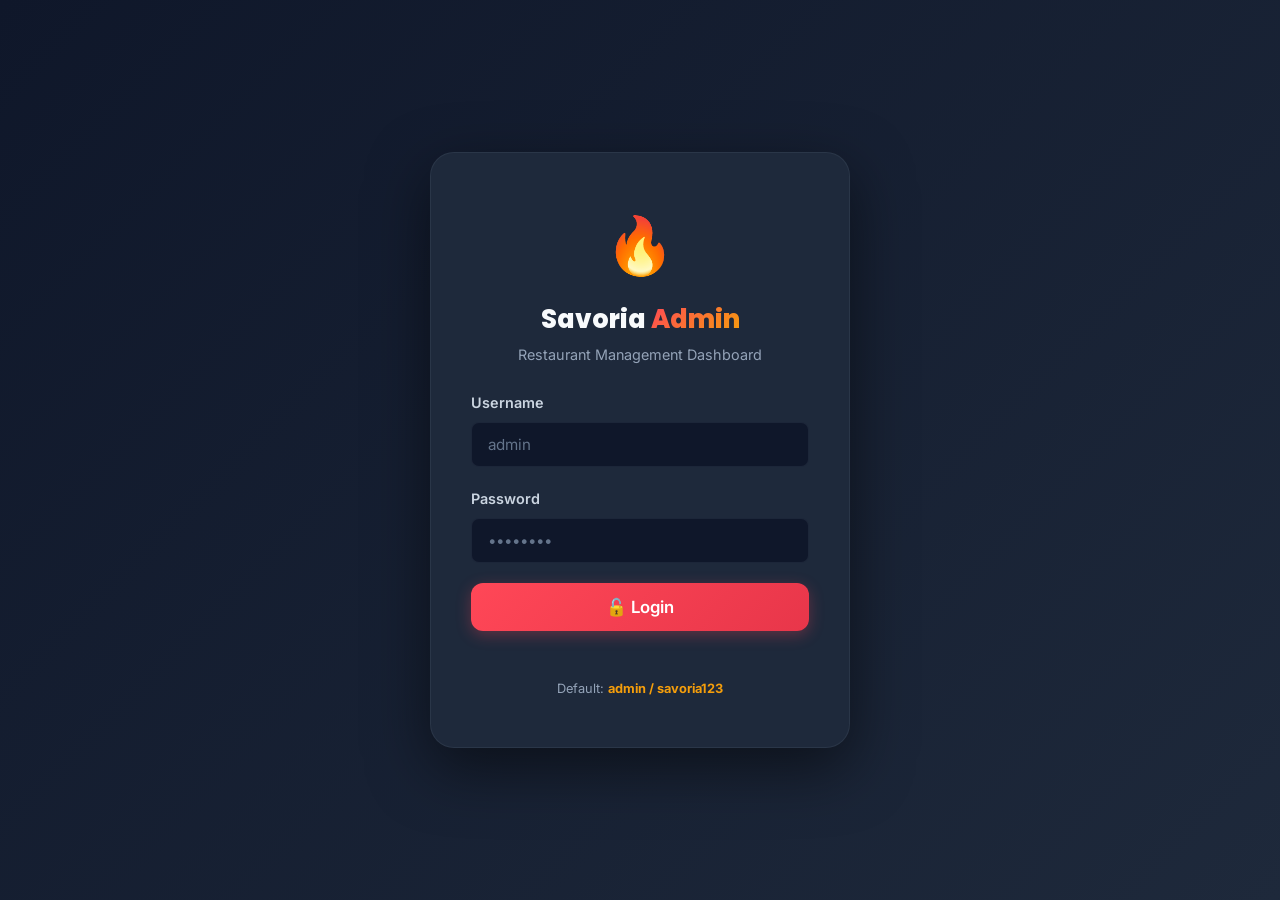
<file: admin.html>
<!DOCTYPE html>
<html lang="en">
<head>
    <meta charset="UTF-8">
    <meta name="viewport" content="width=device-width, initial-scale=1.0">
    <title>Savoria - Admin Dashboard</title>
    <link href="https://fonts.googleapis.com/css2?family=Poppins:wght@300;400;500;600;700;800;900&family=Inter:wght@300;400;500;600;700&display=swap" rel="stylesheet">
    <link rel="stylesheet" href="styles.css">
    <style>
        /* ===== ADMIN DASHBOARD STYLES ===== */
        .admin-body {
            padding-top: 90px;
            min-height: 100vh;
        }

        /* Login Screen */
        .admin-login-overlay {
            position: fixed;
            inset: 0;
            background: linear-gradient(135deg, #0F172A, #1E293B);
            z-index: 9999;
            display: flex;
            align-items: center;
            justify-content: center;
            padding: 20px;
        }

        .admin-login-overlay.hidden {
            display: none;
        }

        .admin-login-card {
            background: var(--bg-secondary);
            border: 1px solid var(--glass-border);
            border-radius: var(--radius-xl);
            padding: 48px 40px;
            max-width: 420px;
            width: 100%;
            box-shadow: 0 20px 60px rgba(0,0,0,0.5);
        }

        .admin-login-logo {
            text-align: center;
            margin-bottom: 24px;
        }

        .admin-login-logo .logo-icon {
            font-size: 3.5rem;
            display: block;
            margin-bottom: 8px;
        }

        .admin-login-logo h2 {
            font-family: 'Poppins', sans-serif;
            font-size: 1.6rem;
            font-weight: 800;
        }

        .admin-login-logo p {
            color: var(--text-muted);
            font-size: 0.9rem;
            margin-top: 4px;
        }

        .admin-login-error {
            color: var(--error);
            font-size: 0.85rem;
            text-align: center;
            margin-top: 12px;
            min-height: 20px;
        }

        /* Admin Header */
        .admin-header {
            background: var(--bg-secondary);
            border-bottom: 1px solid var(--glass-border);
            padding: 20px 0;
            margin-bottom: 32px;
        }

        .admin-header-inner {
            display: flex;
            justify-content: space-between;
            align-items: center;
            flex-wrap: wrap;
            gap: 16px;
        }

        .admin-header h1 {
            font-family: 'Poppins', sans-serif;
            font-size: 1.8rem;
            font-weight: 800;
            margin: 0;
        }

        .admin-header p {
            color: var(--text-muted);
            font-size: 0.9rem;
        }

        .admin-user-info {
            display: flex;
            align-items: center;
            gap: 12px;
        }

        .admin-user-badge {
            display: flex;
            align-items: center;
            gap: 10px;
            padding: 8px 16px;
            background: var(--bg-primary);
            border-radius: 30px;
            border: 1px solid var(--glass-border);
        }

        .admin-user-avatar {
            width: 32px;
            height: 32px;
            border-radius: 50%;
            background: linear-gradient(135deg, var(--accent-red), var(--accent-gold));
            display: flex;
            align-items: center;
            justify-content: center;
            color: white;
            font-weight: 700;
            font-size: 0.85rem;
        }

        /* Stats Cards */
        .admin-stats {
            display: grid;
            grid-template-columns: repeat(auto-fit, minmax(220px, 1fr));
            gap: 20px;
            margin-bottom: 32px;
        }

        .admin-stat-card {
            background: var(--bg-secondary);
            border: 1px solid var(--glass-border);
            border-radius: var(--radius-lg);
            padding: 24px;
            position: relative;
            overflow: hidden;
            transition: var(--transition);
        }

        .admin-stat-card:hover {
            transform: translateY(-4px);
            border-color: rgba(255, 71, 87, 0.3);
        }

        .admin-stat-icon {
            width: 48px;
            height: 48px;
            border-radius: 12px;
            display: flex;
            align-items: center;
            justify-content: center;
            font-size: 1.5rem;
            margin-bottom: 16px;
        }

        .admin-stat-icon.orders { background: rgba(255, 71, 87, 0.15); }
        .admin-stat-icon.revenue { background: rgba(34, 197, 94, 0.15); }
        .admin-stat-icon.reservations { background: rgba(59, 130, 246, 0.15); }
        .admin-stat-icon.pending { background: rgba(245, 158, 11, 0.15); }

        .admin-stat-label {
            font-size: 0.85rem;
            color: var(--text-muted);
            margin-bottom: 6px;
        }

        .admin-stat-value {
            font-family: 'Poppins', sans-serif;
            font-size: 1.8rem;
            font-weight: 800;
            color: var(--text-primary);
        }

        .admin-stat-change {
            font-size: 0.8rem;
            color: var(--success);
            margin-top: 4px;
        }

        /* Tabs */
        .admin-tabs {
            display: flex;
            gap: 8px;
            background: var(--bg-secondary);
            padding: 6px;
            border-radius: var(--radius-md);
            margin-bottom: 24px;
            overflow-x: auto;
        }

        .admin-tab {
            padding: 10px 20px;
            background: transparent;
            border: none;
            color: var(--text-muted);
            font-weight: 600;
            font-size: 0.9rem;
            cursor: pointer;
            border-radius: var(--radius-sm);
            white-space: nowrap;
            transition: var(--transition);
        }

        .admin-tab:hover {
            color: var(--text-primary);
        }

        .admin-tab.active {
            background: linear-gradient(135deg, var(--accent-red), var(--accent-red-dark));
            color: white;
        }

        /* Table */
        .admin-section {
            display: none;
            animation: fadeIn 0.3s ease;
        }

        .admin-section.active {
            display: block;
        }

        .admin-table-card {
            background: var(--bg-secondary);
            border: 1px solid var(--glass-border);
            border-radius: var(--radius-lg);
            padding: 24px;
            overflow-x: auto;
        }

        .admin-table-header {
            display: flex;
            justify-content: space-between;
            align-items: center;
            margin-bottom: 20px;
            flex-wrap: wrap;
            gap: 12px;
        }

        .admin-table-header h3 {
            font-family: 'Poppins', sans-serif;
            font-size: 1.2rem;
            font-weight: 700;
        }

        .admin-filter-group {
            display: flex;
            gap: 8px;
            flex-wrap: wrap;
        }

        .admin-filter {
            padding: 8px 14px;
            background: var(--bg-primary);
            border: 1px solid var(--glass-border);
            border-radius: var(--radius-sm);
            color: var(--text-secondary);
            font-size: 0.85rem;
            cursor: pointer;
            transition: var(--transition);
        }

        .admin-filter:hover,
        .admin-filter.active {
            background: var(--accent-red);
            color: white;
            border-color: var(--accent-red);
        }

        .admin-search {
            padding: 8px 14px;
            background: var(--bg-primary);
            border: 1px solid var(--glass-border);
            border-radius: var(--radius-sm);
            color: var(--text-primary);
            font-size: 0.9rem;
            min-width: 220px;
            outline: none;
        }

        .admin-search:focus {
            border-color: var(--accent-red);
        }

        .admin-table {
            width: 100%;
            border-collapse: collapse;
            min-width: 800px;
        }

        .admin-table thead th {
            background: var(--bg-primary);
            color: var(--text-muted);
            font-size: 0.8rem;
            font-weight: 700;
            text-transform: uppercase;
            letter-spacing: 0.5px;
            padding: 14px 16px;
            text-align: left;
            border-bottom: 1px solid var(--glass-border);
        }

        .admin-table tbody tr {
            border-bottom: 1px solid rgba(148, 163, 184, 0.05);
            transition: var(--transition);
        }

        .admin-table tbody tr:hover {
            background: var(--bg-primary);
        }

        .admin-table td {
            padding: 14px 16px;
            font-size: 0.9rem;
            color: var(--text-secondary);
            vertical-align: middle;
        }

        .admin-table .order-id {
            font-family: 'Poppins', sans-serif;
            font-weight: 700;
            color: var(--accent-gold);
            font-size: 0.85rem;
        }

        .admin-table .customer-name {
            font-weight: 600;
            color: var(--text-primary);
        }

        .admin-table .amount {
            font-weight: 700;
            color: var(--accent-gold);
        }

        .status-badge {
            display: inline-block;
            padding: 4px 12px;
            border-radius: 12px;
            font-size: 0.75rem;
            font-weight: 700;
            text-transform: uppercase;
        }

        .status-received { background: rgba(245, 158, 11, 0.15); color: #F59E0B; }
        .status-preparing { background: rgba(59, 130, 246, 0.15); color: #3B82F6; }
        .status-out_for_delivery { background: rgba(139, 92, 246, 0.15); color: #8B5CF6; }
        .status-delivered { background: rgba(34, 197, 94, 0.15); color: #22C55E; }
        .status-cancelled { background: rgba(239, 68, 68, 0.15); color: #EF4444; }
        .status-confirmed { background: rgba(34, 197, 94, 0.15); color: #22C55E; }
        .status-pending { background: rgba(245, 158, 11, 0.15); color: #F59E0B; }
        .status-completed { background: rgba(100, 116, 139, 0.15); color: #94A3B8; }

        .action-btn {
            padding: 6px 12px;
            background: var(--bg-tertiary);
            border: none;
            border-radius: 6px;
            color: var(--text-primary);
            font-size: 0.8rem;
            cursor: pointer;
            transition: var(--transition);
            margin-right: 4px;
        }

        .action-btn:hover {
            background: var(--accent-red);
        }

        .action-btn.view { background: rgba(59, 130, 246, 0.2); color: #3B82F6; }
        .action-btn.view:hover { background: #3B82F6; color: white; }

        .action-btn.success { background: rgba(34, 197, 94, 0.2); color: #22C55E; }
        .action-btn.success:hover { background: #22C55E; color: white; }

        .action-btn.danger { background: rgba(239, 68, 68, 0.2); color: #EF4444; }
        .action-btn.danger:hover { background: #EF4444; color: white; }

        /* Order Detail Modal */
        .detail-row {
            display: flex;
            justify-content: space-between;
            padding: 10px 0;
            border-bottom: 1px solid var(--glass-border);
            font-size: 0.9rem;
        }

        .detail-row:last-child {
            border: none;
        }

        .detail-row span:first-child {
            color: var(--text-muted);
        }

        .detail-row span:last-child {
            font-weight: 600;
            text-align: right;
            max-width: 60%;
        }

        .detail-items {
            background: var(--bg-primary);
            padding: 16px;
            border-radius: var(--radius-sm);
            margin: 12px 0;
        }

        .status-selector {
            display: flex;
            gap: 6px;
            flex-wrap: wrap;
            margin-top: 12px;
        }

        .status-selector button {
            padding: 8px 14px;
            background: var(--bg-primary);
            border: 1px solid var(--glass-border);
            border-radius: var(--radius-sm);
            color: var(--text-secondary);
            font-size: 0.82rem;
            font-weight: 600;
            cursor: pointer;
            transition: var(--transition);
        }

        .status-selector button:hover {
            border-color: var(--accent-red);
            color: var(--text-primary);
        }

        /* Empty State */
        .admin-empty {
            text-align: center;
            padding: 60px 20px;
            color: var(--text-muted);
        }

        .admin-empty-icon {
            font-size: 4rem;
            margin-bottom: 16px;
            opacity: 0.4;
        }

        .refresh-btn {
            padding: 8px 16px;
            background: var(--bg-primary);
            border: 1px solid var(--glass-border);
            border-radius: var(--radius-sm);
            color: var(--text-primary);
            font-size: 0.85rem;
            font-weight: 600;
            cursor: pointer;
            display: inline-flex;
            align-items: center;
            gap: 6px;
            transition: var(--transition);
        }

        .refresh-btn:hover {
            background: var(--accent-red);
            border-color: var(--accent-red);
        }

        .refresh-btn.spinning svg {
            animation: spin 1s linear infinite;
        }

        /* Export Button */
        .export-btn {
            padding: 8px 16px;
            background: linear-gradient(135deg, var(--accent-gold), #D97706);
            border: none;
            border-radius: var(--radius-sm);
            color: white;
            font-size: 0.85rem;
            font-weight: 600;
            cursor: pointer;
            display: inline-flex;
            align-items: center;
            gap: 6px;
        }

        @media (max-width: 768px) {
            .admin-stat-value { font-size: 1.4rem; }
            .admin-tabs { padding: 4px; }
            .admin-tab { padding: 8px 14px; font-size: 0.82rem; }
            .admin-search { min-width: 100%; }
        }
    </style>
</head>
<body class="admin-body">

    <!-- ===== LOGIN SCREEN ===== -->
    <div class="admin-login-overlay" id="loginOverlay">
        <div class="admin-login-card">
            <div class="admin-login-logo">
                <span class="logo-icon">🔥</span>
                <h2>Savoria <span class="text-gradient">Admin</span></h2>
                <p>Restaurant Management Dashboard</p>
            </div>
            <form id="loginForm">
                <div class="form-group">
                    <label class="form-label">Username</label>
                    <input type="text" class="form-input" id="loginUser" placeholder="admin" required autocomplete="username">
                </div>
                <div class="form-group">
                    <label class="form-label">Password</label>
                    <input type="password" class="form-input" id="loginPass" placeholder="••••••••" required autocomplete="current-password">
                </div>
                <button type="submit" class="btn btn-primary btn-lg btn-block">🔓 Login</button>
                <p class="admin-login-error" id="loginError"></p>
                <p style="text-align:center; color:var(--text-muted); font-size:0.8rem; margin-top:16px;">
                    Default: <strong style="color:var(--accent-gold)">admin / savoria123</strong>
                </p>
            </form>
        </div>
    </div>

    <!-- ===== ADMIN DASHBOARD ===== -->
    <div id="adminPanel" style="display:none;">
        <!-- Header -->
        <section class="admin-header">
            <div class="container">
                <div class="admin-header-inner">
                    <div>
                        <h1>🔥 Admin <span class="text-gradient">Dashboard</span></h1>
                        <p>Manage orders, reservations & restaurant operations</p>
                    </div>
                    <div class="admin-user-info">
                        <button class="refresh-btn" id="refreshBtn" onclick="refreshData()">
                            <svg width="14" height="14" viewBox="0 0 24 24" fill="none" stroke="currentColor" stroke-width="2"><path d="M23 4v6h-6M1 20v-6h6"/><path d="M20.49 9A9 9 0 0 0 5.64 5.64L1 10m22 4l-4.64 4.36A9 9 0 0 1 3.51 15"/></svg>
                            Refresh
                        </button>
                        <div class="admin-user-badge">
                            <div class="admin-user-avatar" id="userAvatar">A</div>
                            <div>
                                <div style="font-weight:600; font-size:0.85rem;" id="userName">Admin</div>
                                <div style="color:var(--text-muted); font-size:0.72rem;">Manager</div>
                            </div>
                        </div>
                        <button class="btn btn-glass btn-sm" onclick="logout()">Logout</button>
                    </div>
                </div>
            </div>
        </section>

        <div class="container">
            <!-- Stats Cards -->
            <div class="admin-stats">
                <div class="admin-stat-card">
                    <div class="admin-stat-icon orders">📦</div>
                    <div class="admin-stat-label">Total Orders</div>
                    <div class="admin-stat-value" id="statTotalOrders">0</div>
                    <div class="admin-stat-change" id="statOrdersToday">+0 today</div>
                </div>
                <div class="admin-stat-card">
                    <div class="admin-stat-icon revenue">💰</div>
                    <div class="admin-stat-label">Total Revenue</div>
                    <div class="admin-stat-value" id="statRevenue">$0</div>
                    <div class="admin-stat-change" id="statRevenueToday">+$0 today</div>
                </div>
                <div class="admin-stat-card">
                    <div class="admin-stat-icon reservations">📅</div>
                    <div class="admin-stat-label">Reservations</div>
                    <div class="admin-stat-value" id="statReservations">0</div>
                    <div class="admin-stat-change" id="statReservationsToday">+0 today</div>
                </div>
                <div class="admin-stat-card">
                    <div class="admin-stat-icon pending">⏳</div>
                    <div class="admin-stat-label">Pending Orders</div>
                    <div class="admin-stat-value" id="statPending">0</div>
                    <div class="admin-stat-change">Needs attention</div>
                </div>
            </div>

            <!-- Tabs -->
            <div class="admin-tabs">
                <button class="admin-tab active" data-section="orders">📦 Orders</button>
                <button class="admin-tab" data-section="reservations">📅 Reservations</button>
                <button class="admin-tab" data-section="accounting">💰 Accounting</button>
            </div>

            <!-- ORDERS SECTION -->
            <div class="admin-section active" id="section-orders">
                <div class="admin-table-card">
                    <div class="admin-table-header">
                        <h3>All Orders</h3>
                        <div class="admin-filter-group">
                            <input type="text" class="admin-search" id="orderSearch" placeholder="🔍 Search by ID, name, phone...">
                            <button class="admin-filter active" data-filter="all">All</button>
                            <button class="admin-filter" data-filter="received">Received</button>
                            <button class="admin-filter" data-filter="preparing">Preparing</button>
                            <button class="admin-filter" data-filter="out_for_delivery">Delivering</button>
                            <button class="admin-filter" data-filter="delivered">Delivered</button>
                            <button class="export-btn" onclick="exportCSV('orders')">📥 Export CSV</button>
                        </div>
                    </div>
                    <table class="admin-table">
                        <thead>
                            <tr>
                                <th>Order ID</th>
                                <th>Customer</th>
                                <th>Phone</th>
                                <th>Items</th>
                                <th>Total</th>
                                <th>Payment</th>
                                <th>Status</th>
                                <th>Time</th>
                                <th>Actions</th>
                            </tr>
                        </thead>
                        <tbody id="ordersTableBody">
                            <tr><td colspan="9" class="admin-empty"><div class="admin-empty-icon">⏳</div>Loading orders...</td></tr>
                        </tbody>
                    </table>
                </div>
            </div>

            <!-- RESERVATIONS SECTION -->
            <div class="admin-section" id="section-reservations">
                <div class="admin-table-card">
                    <div class="admin-table-header">
                        <h3>All Reservations</h3>
                        <div class="admin-filter-group">
                            <input type="text" class="admin-search" id="resSearch" placeholder="🔍 Search by name, date, phone...">
                            <button class="admin-filter active" data-res-filter="all">All</button>
                            <button class="admin-filter" data-res-filter="confirmed">Confirmed</button>
                            <button class="admin-filter" data-res-filter="pending">Pending</button>
                            <button class="admin-filter" data-res-filter="cancelled">Cancelled</button>
                            <button class="export-btn" onclick="exportCSV('reservations')">📥 Export CSV</button>
                        </div>
                    </div>
                    <table class="admin-table">
                        <thead>
                            <tr>
                                <th>Booking ID</th>
                                <th>Guest Name</th>
                                <th>Phone</th>
                                <th>Date</th>
                                <th>Time</th>
                                <th>Guests</th>
                                <th>Seating</th>
                                <th>Status</th>
                                <th>Actions</th>
                            </tr>
                        </thead>
                        <tbody id="reservationsTableBody">
                            <tr><td colspan="9" class="admin-empty"><div class="admin-empty-icon">⏳</div>Loading reservations...</td></tr>
                        </tbody>
                    </table>
                </div>
            </div>

            <!-- ACCOUNTING SECTION -->
            <div class="admin-section" id="section-accounting">
                <div class="admin-stats">
                    <div class="admin-stat-card">
                        <div class="admin-stat-icon revenue">💵</div>
                        <div class="admin-stat-label">Today's Revenue</div>
                        <div class="admin-stat-value" id="accToday">$0</div>
                    </div>
                    <div class="admin-stat-card">
                        <div class="admin-stat-icon revenue">📈</div>
                        <div class="admin-stat-label">This Week</div>
                        <div class="admin-stat-value" id="accWeek">$0</div>
                    </div>
                    <div class="admin-stat-card">
                        <div class="admin-stat-icon revenue">💎</div>
                        <div class="admin-stat-label">This Month</div>
                        <div class="admin-stat-value" id="accMonth">$0</div>
                    </div>
                    <div class="admin-stat-card">
                        <div class="admin-stat-icon orders">🧾</div>
                        <div class="admin-stat-label">Avg Order Value</div>
                        <div class="admin-stat-value" id="accAvg">$0</div>
                    </div>
                </div>

                <div class="admin-table-card">
                    <div class="admin-table-header">
                        <h3>💰 Financial Transactions</h3>
                        <button class="export-btn" onclick="exportCSV('accounting')">📥 Export Full Report</button>
                    </div>
                    <table class="admin-table">
                        <thead>
                            <tr>
                                <th>Date</th>
                                <th>Order ID</th>
                                <th>Customer</th>
                                <th>Subtotal</th>
                                <th>Delivery</th>
                                <th>Tax</th>
                                <th>Discount</th>
                                <th>Total</th>
                                <th>Payment Method</th>
                            </tr>
                        </thead>
                        <tbody id="accountingTableBody">
                            <tr><td colspan="9" class="admin-empty"><div class="admin-empty-icon">💰</div>Loading transactions...</td></tr>
                        </tbody>
                    </table>
                </div>
            </div>
        </div>
    </div>

    <!-- ===== DETAIL MODAL ===== -->
    <div class="modal-overlay" id="detailModalOverlay">
        <div class="modal" id="detailModal">
            <button class="modal-close" onclick="closeDetailModal()">&times;</button>
            <div class="modal-body" id="detailModalBody"></div>
        </div>
    </div>

    <!-- Toast Container -->
    <div class="toast-container" id="toastContainer"></div>

    <script>
        // ==========================================
        // CONFIGURATION
        // ==========================================
        const API_BASE = 'https://restaurant-backend-e6o1.onrender.com'; // CHANGE TO YOUR RENDER URL
        
        // Admin credentials (You can change these)
        const ADMIN_CREDENTIALS = {
            'admin': 'savoria123',
            'manager': 'manager123',
            'accountant': 'accounts123'
        };

        let allOrders = [];
        let allReservations = [];
        let currentOrderFilter = 'all';
        let currentResFilter = 'all';

        // ==========================================
        // AUTHENTICATION
        // ==========================================
        document.getElementById('loginForm').addEventListener('submit', (e) => {
            e.preventDefault();
            const user = document.getElementById('loginUser').value.trim().toLowerCase();
            const pass = document.getElementById('loginPass').value;
            const errorEl = document.getElementById('loginError');

            if (ADMIN_CREDENTIALS[user] && ADMIN_CREDENTIALS[user] === pass) {
                sessionStorage.setItem('savoria_admin', user);
                initDashboard(user);
            } else {
                errorEl.textContent = '❌ Invalid credentials. Try again.';
                setTimeout(() => errorEl.textContent = '', 3000);
            }
        });

        function initDashboard(user) {
            document.getElementById('loginOverlay').classList.add('hidden');
            document.getElementById('adminPanel').style.display = 'block';
            document.getElementById('userName').textContent = user.charAt(0).toUpperCase() + user.slice(1);
            document.getElementById('userAvatar').textContent = user.charAt(0).toUpperCase();
            loadAllData();
            setInterval(loadAllData, 30000); // Auto-refresh every 30 seconds
        }

        function logout() {
            sessionStorage.removeItem('savoria_admin');
            location.reload();
        }

        // Auto-login if session exists
        const loggedUser = sessionStorage.getItem('savoria_admin');
        if (loggedUser) initDashboard(loggedUser);

        // ==========================================
        // DATA FETCHING
        // ==========================================
        async function loadAllData() {
            await Promise.all([loadOrders(), loadReservations()]);
            renderStats();
            renderAccounting();
        }

        async function loadOrders() {
            try {
                const res = await fetch(`${API_BASE}/api/orders?limit=200`);
                const data = await res.json();
                allOrders = data.data || [];
                renderOrders();
            } catch (e) {
                console.error('Failed to load orders:', e);
                document.getElementById('ordersTableBody').innerHTML = 
                    `<tr><td colspan="9" class="admin-empty"><div class="admin-empty-icon">⚠️</div>Could not connect to server</td></tr>`;
            }
        }

        async function loadReservations() {
            try {
                const res = await fetch(`${API_BASE}/api/reservations?limit=200`);
                const data = await res.json();
                allReservations = data.data || [];
                renderReservations();
            } catch (e) {
                console.error('Failed to load reservations:', e);
                document.getElementById('reservationsTableBody').innerHTML = 
                    `<tr><td colspan="9" class="admin-empty"><div class="admin-empty-icon">⚠️</div>Could not connect to server</td></tr>`;
            }
        }

        async function refreshData() {
            const btn = document.getElementById('refreshBtn');
            btn.classList.add('spinning');
            await loadAllData();
            setTimeout(() => btn.classList.remove('spinning'), 500);
            showToast('Data refreshed!', 'success');
        }

        // ==========================================
        // STATS
        // ==========================================
        function renderStats() {
            const today = new Date().toDateString();
            const todayOrders = allOrders.filter(o => new Date(o.createdAt).toDateString() === today);
            const todayRes = allReservations.filter(r => new Date(r.createdAt).toDateString() === today);
            const pendingOrders = allOrders.filter(o => ['received', 'preparing', 'out_for_delivery'].includes(o.status));
            const totalRevenue = allOrders.reduce((sum, o) => sum + (o.total || 0), 0);
            const todayRevenue = todayOrders.reduce((sum, o) => sum + (o.total || 0), 0);

            document.getElementById('statTotalOrders').textContent = allOrders.length;
            document.getElementById('statOrdersToday').textContent = `+${todayOrders.length} today`;
            document.getElementById('statRevenue').textContent = `$${totalRevenue.toFixed(2)}`;
            document.getElementById('statRevenueToday').textContent = `+$${todayRevenue.toFixed(2)} today`;
            document.getElementById('statReservations').textContent = allReservations.length;
            document.getElementById('statReservationsToday').textContent = `+${todayRes.length} today`;
            document.getElementById('statPending').textContent = pendingOrders.length;
        }

        // ==========================================
        // ORDERS TABLE
        // ==========================================
        function renderOrders() {
            const tbody = document.getElementById('ordersTableBody');
            const searchQ = document.getElementById('orderSearch').value.toLowerCase();

            let filtered = allOrders;
            if (currentOrderFilter !== 'all') {
                filtered = filtered.filter(o => o.status === currentOrderFilter);
            }
            if (searchQ) {
                filtered = filtered.filter(o =>
                    (o.orderId || '').toLowerCase().includes(searchQ) ||
                    (o.customer?.name || '').toLowerCase().includes(searchQ) ||
                    (o.customer?.phone || '').toLowerCase().includes(searchQ)
                );
            }

            if (filtered.length === 0) {
                tbody.innerHTML = `<tr><td colspan="9" class="admin-empty"><div class="admin-empty-icon">📦</div>No orders found</td></tr>`;
                return;
            }

            tbody.innerHTML = filtered.map(o => {
                const paymentIcon = { cod: '💵', card: '💳', whatsapp: '📱' };
                const paymentMethod = o.payment?.method || o.payment || 'cod';
                return `
                    <tr>
                        <td class="order-id">${o.orderId}</td>
                        <td class="customer-name">${o.customer?.name || 'N/A'}</td>
                        <td>${o.customer?.phone || 'N/A'}</td>
                        <td>${o.items?.length || 0} items</td>
                        <td class="amount">$${(o.total || 0).toFixed(2)}</td>
                        <td>${paymentIcon[paymentMethod] || '💵'} ${paymentMethod.toUpperCase()}</td>
                        <td><span class="status-badge status-${o.status}">${(o.status || 'received').replace(/_/g, ' ')}</span></td>
                        <td style="font-size:0.82rem; color:var(--text-muted);">${timeAgo(o.createdAt)}</td>
                        <td>
                            <button class="action-btn view" onclick="viewOrder('${o.orderId}')">👁️ View</button>
                        </td>
                    </tr>
                `;
            }).join('');
        }

        document.querySelectorAll('[data-filter]').forEach(btn => {
            btn.addEventListener('click', () => {
                document.querySelectorAll('[data-filter]').forEach(b => b.classList.remove('active'));
                btn.classList.add('active');
                currentOrderFilter = btn.dataset.filter;
                renderOrders();
            });
        });

        document.getElementById('orderSearch').addEventListener('input', renderOrders);

        function viewOrder(orderId) {
            const order = allOrders.find(o => o.orderId === orderId);
            if (!order) return;

            const paymentMethod = order.payment?.method || order.payment || 'cod';
            const itemsHtml = (order.items || []).map(i => `
                <div class="detail-row">
                    <span>${i.name} × ${i.qty}</span>
                    <span>$${((i.price || 0) * (i.qty || 1)).toFixed(2)}</span>
                </div>
            `).join('');

            document.getElementById('detailModalBody').innerHTML = `
                <h2 style="margin-bottom:8px;">Order Details</h2>
                <p style="color:var(--accent-gold); font-weight:700; margin-bottom:20px;">${order.orderId}</p>
                
                <h4 style="margin:16px 0 8px; color:var(--text-primary);">👤 Customer Info</h4>
                <div class="detail-row"><span>Name</span><span>${order.customer?.name || 'N/A'}</span></div>
                <div class="detail-row"><span>Phone</span><span>${order.customer?.phone || 'N/A'}</span></div>
                <div class="detail-row"><span>Address</span><span>${order.customer?.address || 'N/A'}</span></div>

                <h4 style="margin:16px 0 8px; color:var(--text-primary);">🍽️ Items</h4>
                <div class="detail-items">${itemsHtml || '<p>No items</p>'}</div>

                <h4 style="margin:16px 0 8px; color:var(--text-primary);">💰 Invoice</h4>
                <div class="detail-row"><span>Subtotal</span><span>$${(order.subtotal || 0).toFixed(2)}</span></div>
                <div class="detail-row"><span>Delivery</span><span>$${(order.delivery || 0).toFixed(2)}</span></div>
                <div class="detail-row"><span>Tax</span><span>$${(order.tax || 0).toFixed(2)}</span></div>
                ${order.discount > 0 ? `<div class="detail-row"><span>Discount</span><span style="color:var(--success);">-$${order.discount.toFixed(2)}</span></div>` : ''}
                <div class="detail-row" style="font-size:1.1rem; font-weight:800;"><span>TOTAL</span><span style="color:var(--accent-gold);">$${(order.total || 0).toFixed(2)}</span></div>

                <h4 style="margin:16px 0 8px; color:var(--text-primary);">📊 Status Management</h4>
                <div class="detail-row"><span>Current Status</span><span><span class="status-badge status-${order.status}">${(order.status || '').replace(/_/g, ' ')}</span></span></div>
                <div class="detail-row"><span>Payment</span><span>${paymentMethod.toUpperCase()}</span></div>
                <div class="detail-row"><span>Order Time</span><span>${new Date(order.createdAt).toLocaleString()}</span></div>

                <div class="status-selector">
                    <button onclick="updateOrderStatus('${order.orderId}', 'received')">📋 Received</button>
                    <button onclick="updateOrderStatus('${order.orderId}', 'preparing')">👨‍🍳 Preparing</button>
                    <button onclick="updateOrderStatus('${order.orderId}', 'out_for_delivery')">🚗 Delivering</button>
                    <button onclick="updateOrderStatus('${order.orderId}', 'delivered')">✅ Delivered</button>
                    <button onclick="updateOrderStatus('${order.orderId}', 'cancelled')" style="color:var(--error);">❌ Cancel</button>
                </div>

                <div style="display:flex; gap:10px; margin-top:20px;">
                    <a href="tel:${order.customer?.phone}" class="btn btn-glass" style="flex:1;">📞 Call</a>
                    <a href="https://wa.me/${(order.customer?.phone || '').replace(/\\D/g,'')}" target="_blank" class="btn btn-primary" style="flex:1;">📱 WhatsApp</a>
                </div>
            `;
            document.getElementById('detailModalOverlay').classList.add('active');
            document.body.style.overflow = 'hidden';
        }

        async function updateOrderStatus(orderId, status) {
            try {
                const res = await fetch(`${API_BASE}/api/order/${orderId}/status`, {
                    method: 'PATCH',
                    headers: { 'Content-Type': 'application/json' },
                    body: JSON.stringify({ status })
                });
                const data = await res.json();
                if (data.success) {
                    showToast(`Order status updated to: ${status.replace(/_/g, ' ')}`, 'success');
                    await loadOrders();
                    renderStats();
                    closeDetailModal();
                } else {
                    showToast('Failed to update status', 'error');
                }
            } catch (e) {
                showToast('Network error', 'error');
            }
        }

        // ==========================================
        // RESERVATIONS TABLE
        // ==========================================
        function renderReservations() {
            const tbody = document.getElementById('reservationsTableBody');
            const searchQ = document.getElementById('resSearch').value.toLowerCase();

            let filtered = allReservations;
            if (currentResFilter !== 'all') {
                filtered = filtered.filter(r => r.status === currentResFilter);
            }
            if (searchQ) {
                filtered = filtered.filter(r =>
                    (r.name || '').toLowerCase().includes(searchQ) ||
                    (r.phone || '').toLowerCase().includes(searchQ) ||
                    (r.date || '').toLowerCase().includes(searchQ)
                );
            }

            if (filtered.length === 0) {
                tbody.innerHTML = `<tr><td colspan="9" class="admin-empty"><div class="admin-empty-icon">📅</div>No reservations found</td></tr>`;
                return;
            }

            const seatingLabels = { indoor: '🏛️ Indoor', rooftop: '🌃 Rooftop', vip: '👑 VIP', garden: '🌿 Garden' };

            tbody.innerHTML = filtered.map(r => `
                <tr>
                    <td class="order-id">${r.reservationId}</td>
                    <td class="customer-name">${r.name}</td>
                    <td>${r.phone}</td>
                    <td>${new Date(r.date + 'T00:00:00').toLocaleDateString()}</td>
                    <td><strong>${r.time}</strong></td>
                    <td>👥 ${r.guests}</td>
                    <td>${seatingLabels[r.seating] || r.seating}</td>
                    <td><span class="status-badge status-${r.status}">${r.status}</span></td>
                    <td>
                        <button class="action-btn view" onclick="viewReservation('${r.reservationId}')">👁️</button>
                        ${r.status !== 'cancelled' ? `<button class="action-btn danger" onclick="cancelReservation('${r.reservationId}')">❌</button>` : ''}
                    </td>
                </tr>
            `).join('');
        }

        document.querySelectorAll('[data-res-filter]').forEach(btn => {
            btn.addEventListener('click', () => {
                document.querySelectorAll('[data-res-filter]').forEach(b => b.classList.remove('active'));
                btn.classList.add('active');
                currentResFilter = btn.dataset.resFilter;
                renderReservations();
            });
        });

        document.getElementById('resSearch').addEventListener('input', renderReservations);

        function viewReservation(resId) {
            const r = allReservations.find(x => x.reservationId === resId);
            if (!r) return;
            const seatingLabels = { indoor: '🏛️ Indoor Main Hall', rooftop: '🌃 Outdoor Rooftop', vip: '👑 VIP Lounge', garden: '🌿 Garden View' };
            const dateStr = new Date(r.date + 'T00:00:00').toLocaleDateString('en-US', {weekday:'long', year:'numeric', month:'long', day:'numeric'});

            document.getElementById('detailModalBody').innerHTML = `
                <h2 style="margin-bottom:8px;">Reservation Details</h2>
                <p style="color:var(--accent-gold); font-weight:700; margin-bottom:20px;">${r.reservationId}</p>
                
                <div class="detail-row"><span>Guest Name</span><span>${r.name}</span></div>
                <div class="detail-row"><span>Email</span><span>${r.email}</span></div>
                <div class="detail-row"><span>Phone</span><span>${r.phone}</span></div>
                <div class="detail-row"><span>Date</span><span>${dateStr}</span></div>
                <div class="detail-row"><span>Time</span><span>${r.time}</span></div>
                <div class="detail-row"><span>Guests</span><span>${r.guests} Person(s)</span></div>
                <div class="detail-row"><span>Seating</span><span>${seatingLabels[r.seating] || r.seating}</span></div>
                ${r.notes ? `<div class="detail-row"><span>Notes</span><span>${r.notes}</span></div>` : ''}
                <div class="detail-row"><span>Status</span><span><span class="status-badge status-${r.status}">${r.status}</span></span></div>
                <div class="detail-row"><span>Booked On</span><span>${new Date(r.createdAt).toLocaleString()}</span></div>

                <div style="display:flex; gap:10px; margin-top:20px;">
                    <a href="tel:${r.phone}" class="btn btn-glass" style="flex:1;">📞 Call</a>
                    <a href="https://wa.me/${r.phone.replace(/\\D/g,'')}" target="_blank" class="btn btn-primary" style="flex:1;">📱 WhatsApp</a>
                    ${r.status !== 'cancelled' ? `<button class="btn btn-glass" style="background:rgba(239,68,68,0.2); color:#EF4444;" onclick="cancelReservation('${r.reservationId}')">❌ Cancel</button>` : ''}
                </div>
            `;
            document.getElementById('detailModalOverlay').classList.add('active');
            document.body.style.overflow = 'hidden';
        }

        async function cancelReservation(resId) {
            if (!confirm('Cancel this reservation?')) return;
            try {
                const res = await fetch(`${API_BASE}/api/reserve/${resId}/cancel`, { method: 'PATCH' });
                const data = await res.json();
                if (data.success) {
                    showToast('Reservation cancelled', 'success');
                    await loadReservations();
                    closeDetailModal();
                }
            } catch (e) {
                showToast('Error cancelling reservation', 'error');
            }
        }

        // ==========================================
        // ACCOUNTING SECTION
        // ==========================================
        function renderAccounting() {
            const now = new Date();
            const todayStr = now.toDateString();
            const weekAgo = new Date(now.getTime() - 7 * 24 * 60 * 60 * 1000);
            const monthStart = new Date(now.getFullYear(), now.getMonth(), 1);

            const todayOrders = allOrders.filter(o => new Date(o.createdAt).toDateString() === todayStr);
            const weekOrders = allOrders.filter(o => new Date(o.createdAt) >= weekAgo);
            const monthOrders = allOrders.filter(o => new Date(o.createdAt) >= monthStart);

            const todayRev = todayOrders.reduce((s, o) => s + (o.total || 0), 0);
            const weekRev = weekOrders.reduce((s, o) => s + (o.total || 0), 0);
            const monthRev = monthOrders.reduce((s, o) => s + (o.total || 0), 0);
            const avg = allOrders.length ? (allOrders.reduce((s, o) => s + (o.total || 0), 0) / allOrders.length) : 0;

            document.getElementById('accToday').textContent = `$${todayRev.toFixed(2)}`;
            document.getElementById('accWeek').textContent = `$${weekRev.toFixed(2)}`;
            document.getElementById('accMonth').textContent = `$${monthRev.toFixed(2)}`;
            document.getElementById('accAvg').textContent = `$${avg.toFixed(2)}`;

            const tbody = document.getElementById('accountingTableBody');
            if (allOrders.length === 0) {
                tbody.innerHTML = `<tr><td colspan="9" class="admin-empty"><div class="admin-empty-icon">💰</div>No transactions yet</td></tr>`;
                return;
            }

            tbody.innerHTML = allOrders.slice(0, 50).map(o => {
                const paymentMethod = o.payment?.method || o.payment || 'cod';
                return `
                    <tr>
                        <td style="font-size:0.82rem;">${new Date(o.createdAt).toLocaleDateString()}</td>
                        <td class="order-id">${o.orderId}</td>
                        <td>${o.customer?.name || 'N/A'}</td>
                        <td>$${(o.subtotal || 0).toFixed(2)}</td>
                        <td>$${(o.delivery || 0).toFixed(2)}</td>
                        <td>$${(o.tax || 0).toFixed(2)}</td>
                        <td style="color:var(--success);">-$${(o.discount || 0).toFixed(2)}</td>
                        <td class="amount">$${(o.total || 0).toFixed(2)}</td>
                        <td>${paymentMethod.toUpperCase()}</td>
                    </tr>
                `;
            }).join('');
        }

        // ==========================================
        // CSV EXPORT
        // ==========================================
        function exportCSV(type) {
            let csv = '', filename = '';
            
            if (type === 'orders') {
                csv = 'Order ID,Customer,Phone,Address,Items,Subtotal,Delivery,Tax,Discount,Total,Payment,Status,Date\n';
                allOrders.forEach(o => {
                    const items = (o.items || []).map(i => `${i.name} x${i.qty}`).join('; ');
                    const pay = o.payment?.method || o.payment || 'cod';
                    csv += `"${o.orderId}","${o.customer?.name||''}","${o.customer?.phone||''}","${o.customer?.address||''}","${items}",${o.subtotal||0},${o.delivery||0},${o.tax||0},${o.discount||0},${o.total||0},${pay},${o.status||''},"${new Date(o.createdAt).toLocaleString()}"\n`;
                });
                filename = `savoria_orders_${Date.now()}.csv`;
            } else if (type === 'reservations') {
                csv = 'Booking ID,Name,Email,Phone,Date,Time,Guests,Seating,Status,Notes,Booked On\n';
                allReservations.forEach(r => {
                    csv += `"${r.reservationId}","${r.name}","${r.email}","${r.phone}","${r.date}","${r.time}",${r.guests},${r.seating},${r.status},"${r.notes||''}","${new Date(r.createdAt).toLocaleString()}"\n`;
                });
                filename = `savoria_reservations_${Date.now()}.csv`;
            } else if (type === 'accounting') {
                csv = 'Date,Order ID,Customer,Subtotal,Delivery,Tax,Discount,Total,Payment\n';
                allOrders.forEach(o => {
                    const pay = o.payment?.method || o.payment || 'cod';
                    csv += `"${new Date(o.createdAt).toLocaleString()}","${o.orderId}","${o.customer?.name||''}",${o.subtotal||0},${o.delivery||0},${o.tax||0},${o.discount||0},${o.total||0},${pay}\n`;
                });
                filename = `savoria_accounting_${Date.now()}.csv`;
            }

            const blob = new Blob([csv], { type: 'text/csv' });
            const link = document.createElement('a');
            link.href = URL.createObjectURL(blob);
            link.download = filename;
            link.click();
            showToast('CSV downloaded!', 'success');
        }

        // ==========================================
        // UI HELPERS
        // ==========================================
        document.querySelectorAll('.admin-tab').forEach(tab => {
            tab.addEventListener('click', () => {
                document.querySelectorAll('.admin-tab').forEach(t => t.classList.remove('active'));
                document.querySelectorAll('.admin-section').forEach(s => s.classList.remove('active'));
                tab.classList.add('active');
                document.getElementById(`section-${tab.dataset.section}`).classList.add('active');
            });
        });

        function closeDetailModal() {
            document.getElementById('detailModalOverlay').classList.remove('active');
            document.body.style.overflow = '';
        }

        document.getElementById('detailModalOverlay').addEventListener('click', (e) => {
            if (e.target === e.currentTarget) closeDetailModal();
        });

        function timeAgo(dateStr) {
            const seconds = Math.floor((Date.now() - new Date(dateStr)) / 1000);
            if (seconds < 60) return `${seconds}s ago`;
            if (seconds < 3600) return `${Math.floor(seconds/60)}m ago`;
            if (seconds < 86400) return `${Math.floor(seconds/3600)}h ago`;
            return `${Math.floor(seconds/86400)}d ago`;
        }

        function showToast(msg, type = 'info') {
            const container = document.getElementById('toastContainer');
            const icons = { success: '✅', error: '❌', info: 'ℹ️', warning: '⚠️' };
            const toast = document.createElement('div');
            toast.className = `toast ${type}`;
            toast.innerHTML = `<span class="toast-icon">${icons[type]}</span><span class="toast-message">${msg}</span>`;
            container.appendChild(toast);
            setTimeout(() => toast.remove(), 3000);
        }
    </script>
</body>
</html>
</file>
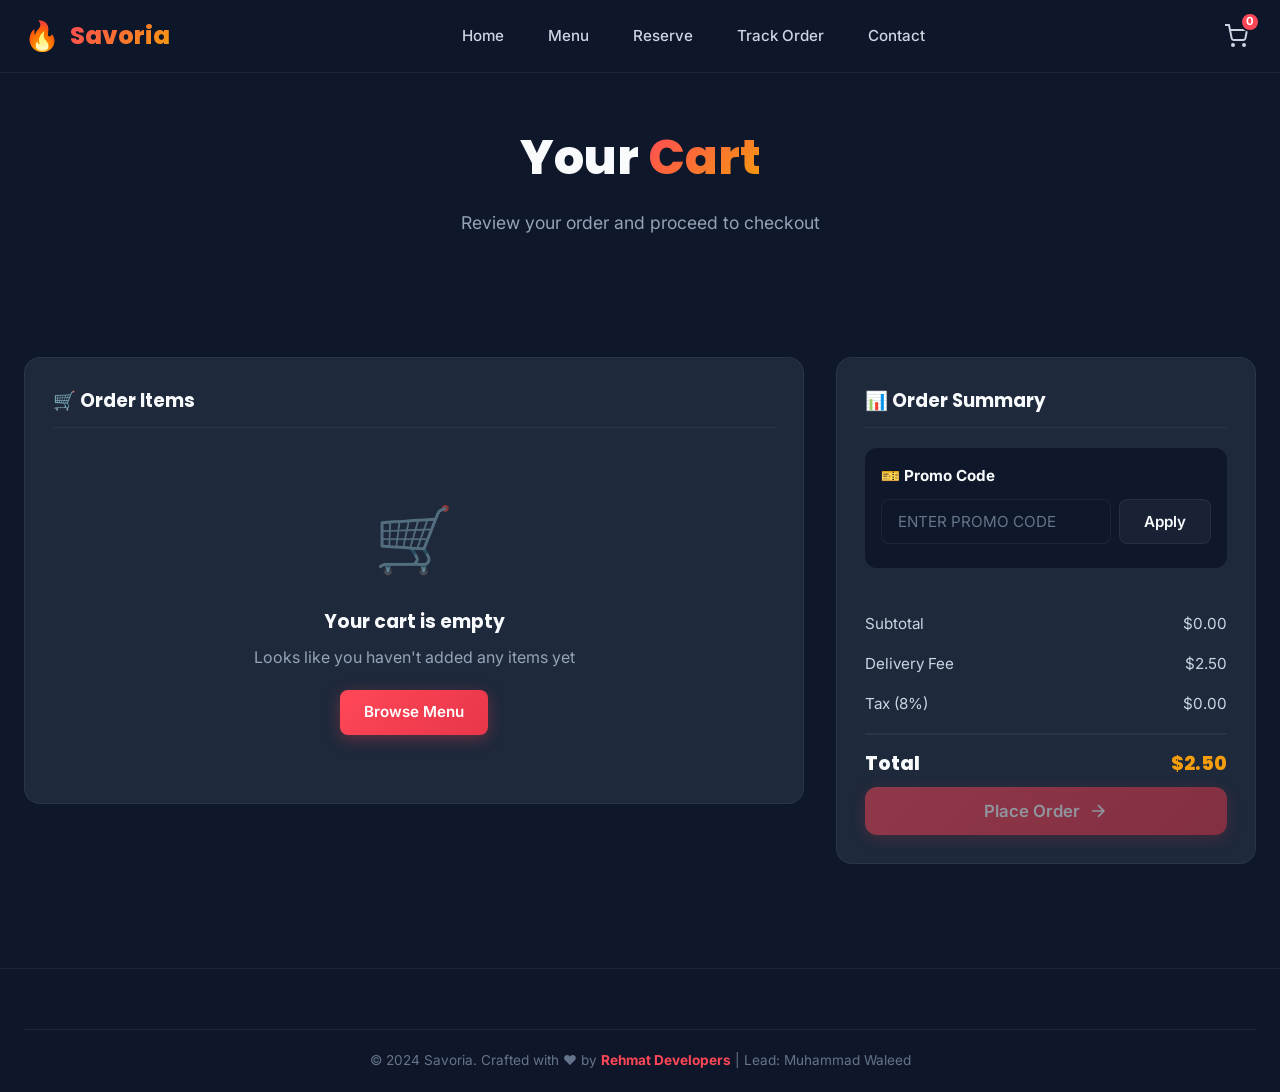
<file: checkout.html>
<!DOCTYPE html>
<html lang="en">
<head>
    <meta charset="UTF-8">
    <meta name="viewport" content="width=device-width, initial-scale=1.0">
    <title>Savoria - Checkout</title>
    <link href="https://fonts.googleapis.com/css2?family=Poppins:wght@300;400;500;600;700;800;900&family=Inter:wght@300;400;500;600;700&display=swap" rel="stylesheet">
    <link rel="stylesheet" href="styles.css">
</head>
<body>
    <!-- Navigation -->
    <nav class="navbar" id="navbar">
        <div class="nav-container">
            <a href="index.html" class="nav-logo">
                <span class="logo-icon">🔥</span>
                <span class="logo-text">Savoria</span>
            </a>
            <ul class="nav-links" id="navLinks">
                <li><a href="index.html">Home</a></li>
                <li><a href="menu.html">Menu</a></li>
                <li><a href="reservation.html">Reserve</a></li>
                <li><a href="tracking.html">Track Order</a></li>
                <li><a href="contact.html">Contact</a></li>
            </ul>
            <div class="nav-actions">
                <a href="checkout.html" class="cart-btn active" id="cartBtn">
                    <svg width="24" height="24" viewBox="0 0 24 24" fill="none" stroke="currentColor" stroke-width="2"><circle cx="9" cy="21" r="1"/><circle cx="20" cy="21" r="1"/><path d="M1 1h4l2.68 13.39a2 2 0 0 0 2 1.61h9.72a2 2 0 0 0 2-1.61L23 6H6"/></svg>
                    <span class="cart-count" id="cartCount">0</span>
                </a>
                <button class="mobile-toggle" id="mobileToggle">
                    <span></span><span></span><span></span>
                </button>
            </div>
        </div>
    </nav>

    <!-- Page Header -->
    <section class="page-header">
        <div class="container">
            <h1 class="page-title">Your <span class="text-gradient">Cart</span></h1>
            <p class="page-desc">Review your order and proceed to checkout</p>
        </div>
    </section>

    <!-- Checkout Section -->
    <section class="section">
        <div class="container">
            <div class="checkout-layout">
                <!-- Cart Items -->
                <div class="checkout-items">
                    <div class="checkout-card">
                        <h3 class="checkout-card-title">🛒 Order Items</h3>
                        <div id="checkoutItemsList">
                            <!-- Populated by JS -->
                        </div>
                        <div class="empty-cart" id="emptyCart" style="display:none;">
                            <div class="empty-icon">🛒</div>
                            <h3>Your cart is empty</h3>
                            <p>Looks like you haven't added any items yet</p>
                            <a href="menu.html" class="btn btn-primary">Browse Menu</a>
                        </div>
                    </div>

                    <!-- Customer Details -->
                    <div class="checkout-card" id="customerDetailsCard">
                        <h3 class="checkout-card-title">📋 Delivery Details</h3>
                        <form id="checkoutForm">
                            <div class="form-row">
                                <div class="form-group">
                                    <label class="form-label">Full Name</label>
                                    <input type="text" class="form-input" id="coName" placeholder="Your full name" required>
                                </div>
                                <div class="form-group">
                                    <label class="form-label">Phone Number</label>
                                    <input type="tel" class="form-input" id="coPhone" placeholder="+92 3XX XXXXXXX" required>
                                </div>
                            </div>
                            <div class="form-group">
                                <label class="form-label">Delivery Address</label>
                                <textarea class="form-input form-textarea" id="coAddress" placeholder="Complete delivery address..." required></textarea>
                            </div>
                            <div class="form-group">
                                <label class="form-label">💳 Payment Method</label>
                                <div class="payment-methods" id="paymentMethods">
                                    <label class="payment-option">
                                        <input type="radio" name="payment" value="cod" checked>
                                        <div class="payment-card">
                                            <span class="payment-icon">💵</span>
                                            <span>Cash on Delivery</span>
                                        </div>
                                    </label>
                                    <label class="payment-option">
                                        <input type="radio" name="payment" value="card">
                                        <div class="payment-card">
                                            <span class="payment-icon">💳</span>
                                            <span>Credit/Debit Card</span>
                                        </div>
                                    </label>
                                    <label class="payment-option">
                                        <input type="radio" name="payment" value="whatsapp">
                                        <div class="payment-card">
                                            <span class="payment-icon">📱</span>
                                            <span>WhatsApp Order</span>
                                        </div>
                                    </label>
                                </div>
                            </div>
                            <!-- Card Details (shown conditionally) -->
                            <div class="card-details" id="cardDetails" style="display:none;">
                                <div class="form-group">
                                    <label class="form-label">Card Number</label>
                                    <input type="text" class="form-input" id="cardNumber" placeholder="XXXX XXXX XXXX XXXX" maxlength="19">
                                </div>
                                <div class="form-row">
                                    <div class="form-group">
                                        <label class="form-label">Expiry</label>
                                        <input type="text" class="form-input" id="cardExpiry" placeholder="MM/YY" maxlength="5">
                                    </div>
                                    <div class="form-group">
                                        <label class="form-label">CVV</label>
                                        <input type="text" class="form-input" id="cardCvv" placeholder="XXX" maxlength="3">
                                    </div>
                                </div>
                            </div>
                        </form>
                    </div>
                </div>

                <!-- Order Summary -->
                <div class="checkout-summary">
                    <div class="checkout-card summary-card">
                        <h3 class="checkout-card-title">📊 Order Summary</h3>
                        <div class="summary-rows" id="summaryRows">
                            <!-- Populated by JS -->
                        </div>

                        <!-- Promo Code -->
                        <div class="promo-section">
                            <h4>🎫 Promo Code</h4>
                            <div class="promo-input-group">
                                <input type="text" class="form-input" id="promoInput" placeholder="Enter promo code">
                                <button class="btn btn-glass" id="applyPromoBtn">Apply</button>
                            </div>
                            <div class="promo-status" id="promoStatus"></div>
                        </div>

                        <div class="summary-total">
                            <div class="summary-row">
                                <span>Subtotal</span>
                                <span id="summarySubtotal">$0.00</span>
                            </div>
                            <div class="summary-row">
                                <span>Delivery Fee</span>
                                <span id="summaryDelivery">$2.50</span>
                            </div>
                            <div class="summary-row">
                                <span>Tax (8%)</span>
                                <span id="summaryTax">$0.00</span>
                            </div>
                            <div class="summary-row promo-row" id="promoRow" style="display:none;">
                                <span>Promo Discount</span>
                                <span class="discount-amount" id="summaryDiscount">-$0.00</span>
                            </div>
                            <div class="summary-row total-row">
                                <span>Total</span>
                                <span id="summaryTotal">$0.00</span>
                            </div>
                        </div>

                        <button class="btn btn-primary btn-lg btn-block" id="placeOrderBtn" onclick="placeOrder()">
                            <span>Place Order</span>
                            <svg width="20" height="20" viewBox="0 0 24 24" fill="none" stroke="currentColor" stroke-width="2"><path d="M5 12h14M12 5l7 7-7 7"/></svg>
                        </button>
                    </div>
                </div>
            </div>
        </div>
    </section>

    <!-- Order Confirmation Modal -->
    <div class="modal-overlay" id="orderModalOverlay">
        <div class="modal" id="orderModal">
            <button class="modal-close" onclick="document.getElementById('orderModalOverlay').classList.remove('active'); document.body.style.overflow='';">&times;</button>
            <div class="modal-body">
                <div class="booking-success-icon">🎉</div>
                <h2>Order Placed Successfully!</h2>
                <p class="booking-id" id="orderId"></p>
                <div class="booking-details" id="orderReceipt">
                    <!-- Populated by JS -->
                </div>
                <div class="booking-actions">
                    <a href="tracking.html" class="btn btn-primary">🔍 Track Order</a>
                    <button class="btn btn-glass" onclick="printOrderReceipt()">🖨️ Print Receipt</button>
                </div>
            </div>
        </div>
    </div>

    <!-- Footer -->
    <footer class="footer">
        <div class="container">
            <div class="footer-bottom">
                <p>&copy; 2024 Savoria. Crafted with ❤️ by <strong>Rehmat Developers</strong> | Lead: Muhammad Waleed</p>
            </div>
        </div>
    </footer>

    <!-- Toast Container -->
    <div class="toast-container" id="toastContainer"></div>

    <script src="app.js"></script>
    <script>
        let promoApplied = null;
        const PROMO_CODES = {
            'WELCOME10': { discount: 10, type: 'percent', label: '10% OFF' },
            'SAVE5': { discount: 5, type: 'flat', label: '$5 OFF' },
            'FREESHIP': { discount: 2.50, type: 'shipping', label: 'Free Delivery' },
            'SAVORIA20': { discount: 20, type: 'percent', label: '20% OFF' }
        };
        const DELIVERY_FEE = 2.50;
        const TAX_RATE = 0.08;

        function renderCheckoutItems() {
            const cart = getCart();
            const list = document.getElementById('checkoutItemsList');
            const emptyEl = document.getElementById('emptyCart');
            const detailsCard = document.getElementById('customerDetailsCard');

            if (cart.length === 0) {
                list.innerHTML = '';
                emptyEl.style.display = 'block';
                detailsCard.style.display = 'none';
                updateSummary();
                return;
            }

            emptyEl.style.display = 'none';
            detailsCard.style.display = 'block';

            list.innerHTML = cart.map(item => `
                <div class="checkout-item">
                    <img src="${item.image}" alt="${item.name}" class="checkout-item-img">
                    <div class="checkout-item-info">
                        <h4>${item.name}</h4>
                        <span class="checkout-item-price">$${item.price.toFixed(2)}</span>
                    </div>
                    <div class="checkout-item-controls">
                        <button class="qty-btn" onclick="updateQuantity('${item.id}', -1)">−</button>
                        <span class="qty-value">${item.qty}</span>
                        <button class="qty-btn" onclick="updateQuantity('${item.id}', 1)">+</button>
                    </div>
                    <span class="checkout-item-total">$${(item.price * item.qty).toFixed(2)}</span>
                    <button class="checkout-item-remove" onclick="removeFromCart('${item.id}')">🗑️</button>
                </div>
            `).join('');

            updateSummary();
        }

        function updateQuantity(id, delta) {
            let cart = getCart();
            const item = cart.find(i => i.id === id);
            if (item) {
                item.qty += delta;
                if (item.qty <= 0) {
                    cart = cart.filter(i => i.id !== id);
                }
                localStorage.setItem('savoria_cart', JSON.stringify(cart));
                renderCheckoutItems();
                updateCartCount();
            }
        }

        function removeFromCart(id) {
            let cart = getCart().filter(i => i.id !== id);
            localStorage.setItem('savoria_cart', JSON.stringify(cart));
            renderCheckoutItems();
            updateCartCount();
            showToast('Item removed from cart', 'info');
        }

        function updateSummary() {
            const cart = getCart();
            const subtotal = cart.reduce((sum, item) => sum + (item.price * item.qty), 0);
            let delivery = DELIVERY_FEE;
            let discount = 0;
            let tax = subtotal * TAX_RATE;

            if (promoApplied) {
                const promo = PROMO_CODES[promoApplied];
                if (promo.type === 'percent') discount = subtotal * (promo.discount / 100);
                else if (promo.type === 'flat') discount = promo.discount;
                else if (promo.type === 'shipping') delivery = 0;
            }

            const total = Math.max(0, subtotal + delivery + tax - discount);

            document.getElementById('summarySubtotal').textContent = `$${subtotal.toFixed(2)}`;
            document.getElementById('summaryDelivery').textContent = `$${delivery.toFixed(2)}`;
            document.getElementById('summaryTax').textContent = `$${tax.toFixed(2)}`;
            document.getElementById('summaryDiscount').textContent = `-$${discount.toFixed(2)}`;
            document.getElementById('summaryTotal').textContent = `$${total.toFixed(2)}`;

            if (cart.length === 0) {
                document.getElementById('placeOrderBtn').disabled = true;
            } else {
                document.getElementById('placeOrderBtn').disabled = false;
            }
        }

        // Promo Code
        document.getElementById('applyPromoBtn').addEventListener('click', () => {
            const code = document.getElementById('promoInput').value.toUpperCase().trim();
            const statusEl = document.getElementById('promoStatus');
            const promoRow = document.getElementById('promoRow');

            if (PROMO_CODES[code]) {
                promoApplied = code;
                statusEl.innerHTML = `<span class="promo-success">✅ Code "${code}" applied — ${PROMO_CODES[code].label}!</span>`;
                promoRow.style.display = 'flex';
                showToast(`Promo code applied: ${PROMO_CODES[code].label}`, 'success');
            } else {
                promoApplied = null;
                statusEl.innerHTML = `<span class="promo-error">❌ Invalid promo code</span>`;
                promoRow.style.display = 'none';
                showToast('Invalid promo code', 'error');
            }
            updateSummary();
        });

        // Payment method toggle
        document.querySelectorAll('input[name="payment"]').forEach(radio => {
            radio.addEventListener('change', (e) => {
                document.getElementById('cardDetails').style.display = e.target.value === 'card' ? 'block' : 'none';
            });
        });

        // Place Order
        async function placeOrder() {
            const cart = getCart();
            if (cart.length === 0) return;

            const name = document.getElementById('coName').value;
            const phone = document.getElementById('coPhone').value;
            const address = document.getElementById('coAddress').value;
            const payment = document.querySelector('input[name="payment"]:checked').value;

            if (!name || !phone || !address) {
                showToast('Please fill in all delivery details', 'error');
                return;
            }

            const btn = document.getElementById('placeOrderBtn');
            btn.innerHTML = '<span class="spinner"></span> Processing...';
            btn.disabled = true;

            const subtotal = cart.reduce((sum, item) => sum + (item.price * item.qty), 0);
            let delivery = DELIVERY_FEE;
            let discount = 0;
            let tax = subtotal * TAX_RATE;
            if (promoApplied) {
                const promo = PROMO_CODES[promoApplied];
                if (promo.type === 'percent') discount = subtotal * (promo.discount / 100);
                else if (promo.type === 'flat') discount = promo.discount;
                else if (promo.type === 'shipping') delivery = 0;
            }
            const total = Math.max(0, subtotal + delivery + tax - discount);

            const orderData = {
                customer: { name, phone, address },
                items: cart,
                payment,
                subtotal, delivery, tax, discount, total,
                promo: promoApplied
            };

            let orderId;
            try {
                const res = await fetch('https://savoria-restaurant-api.onrender.com/api/order', {
                    method: 'POST',
                    headers: { 'Content-Type': 'application/json' },
                    body: JSON.stringify(orderData),
                    signal: AbortSignal.timeout(5000)
                });
                const data = await res.json();
                orderId = data.orderId || data.id;
            } catch (e) {
                orderId = 'ORD-' + Date.now().toString(36).toUpperCase() + Math.random().toString(36).substr(2, 4).toUpperCase();
            }

            // Save order to localStorage
            const orders = JSON.parse(localStorage.getItem('savoria_orders') || '[]');
            orders.push({ id: orderId, ...orderData, date: new Date().toISOString(), status: 'received' });
            localStorage.setItem('savoria_orders', JSON.stringify(orders));

            // Show receipt
            const paymentLabels = { cod: '💵 Cash on Delivery', card: '💳 Credit/Debit Card', whatsapp: '📱 WhatsApp Order' };
            document.getElementById('orderId').textContent = `Order ID: ${orderId}`;
            document.getElementById('orderReceipt').innerHTML = `
                <div class="receipt-header">
                    <strong>🔥 Savoria Restaurant</strong>
                    <span>${new Date().toLocaleString()}</span>
                </div>
                <div class="receipt-divider"></div>
                ${cart.map(item => `
                    <div class="booking-detail-row">
                        <span>${item.name} × ${item.qty}</span>
                        <span>$${(item.price * item.qty).toFixed(2)}</span>
                    </div>
                `).join('')}
                <div class="receipt-divider"></div>
                <div class="booking-detail-row"><span>Subtotal</span><span>$${subtotal.toFixed(2)}</span></div>
                <div class="booking-detail-row"><span>Delivery</span><span>$${delivery.toFixed(2)}</span></div>
                <div class="booking-detail-row"><span>Tax (8%)</span><span>$${tax.toFixed(2)}</span></div>
                ${discount > 0 ? `<div class="booking-detail-row"><span>Discount${promoApplied ? ` (${promoApplied})` : ''}</span><span class="discount-amount">-$${discount.toFixed(2)}</span></div>` : ''}
                <div class="receipt-divider"></div>
                <div class="booking-detail-row total-row"><span><strong>Total</strong></span><span><strong>$${total.toFixed(2)}</strong></span></div>
                <div class="receipt-divider"></div>
                <div class="booking-detail-row"><span>Payment</span><span>${paymentLabels[payment]}</span></div>
                <div class="booking-detail-row"><span>Customer</span><span>${name}</span></div>
                <div class="booking-detail-row"><span>Phone</span><span>${phone}</span></div>
                <div class="booking-detail-row"><span>Address</span><span>${address}</span></div>
            `;

            // WhatsApp order
            if (payment === 'whatsapp') {
                const msg = encodeURIComponent(`🔥 *SAVORIA ORDER*\n\nOrder ID: ${orderId}\nName: ${name}\nPhone: ${phone}\n\n*Items:*\n${cart.map(i => `• ${i.name} × ${i.qty} = $${(i.price*i.qty).toFixed(2)}`).join('\n')}\n\n*Total: $${total.toFixed(2)}*\n\nAddress: ${address}`);
                window.open(`https://wa.me/923284461097?text=${msg}`, '_blank');
            }

            document.getElementById('orderModalOverlay').classList.add('active');
            document.body.style.overflow = 'hidden';

            // Clear cart
            localStorage.setItem('savoria_cart', JSON.stringify([]));
            renderCheckoutItems();
            updateCartCount();

            btn.innerHTML = '<span>Place Order</span>';
            btn.disabled = false;
            showToast('Order placed successfully!', 'success');
        }

        function printOrderReceipt() {
            const content = document.getElementById('orderModal').innerHTML;
            const win = window.open('', '_blank');
            win.document.write(`
                <html><head><title>Savoria - Order Receipt</title>
                <style>
                    body { font-family: 'Poppins', sans-serif; padding: 40px; color: #1a1a1a; max-width: 400px; margin: 0 auto; }
                    h2 { color: #FF4757; text-align: center; }
                    .booking-success-icon { text-align: center; font-size: 50px; }
                    .booking-id { text-align: center; font-weight: 600; color: #F59E0B; }
                    .booking-detail-row { display: flex; justify-content: space-between; padding: 6px 0; font-size: 14px; }
                    .receipt-header { text-align: center; margin-bottom: 10px; }
                    .receipt-header span { display: block; color: #888; font-size: 12px; }
                    .receipt-divider { border-top: 1px dashed #ccc; margin: 8px 0; }
                    .total-row { font-size: 16px; }
                    .discount-amount { color: #22c55e; }
                    .booking-actions, .modal-close { display: none; }
                </style></head>
                <body>${content}</body></html>
            `);
            win.document.close();
            win.print();
        }

        // Init
        renderCheckoutItems();
    </script>
</body>
</html>
</file>
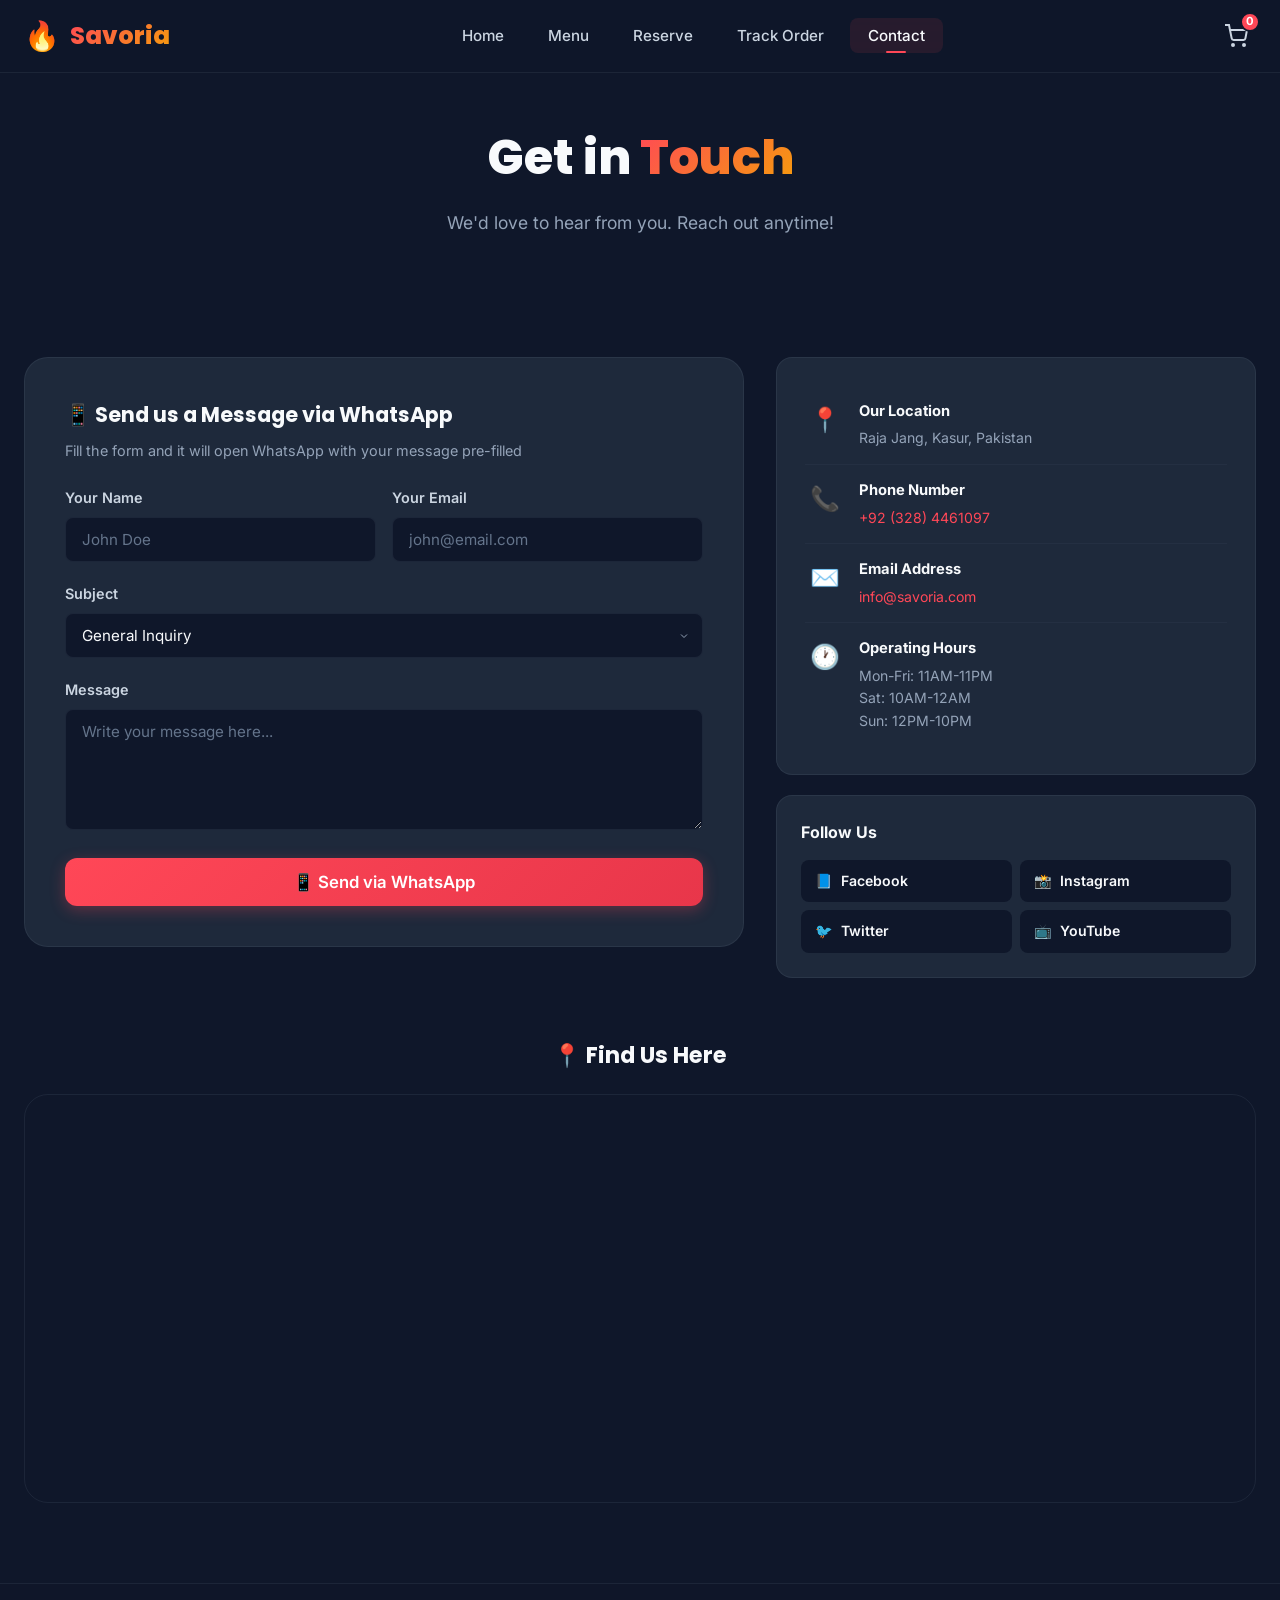
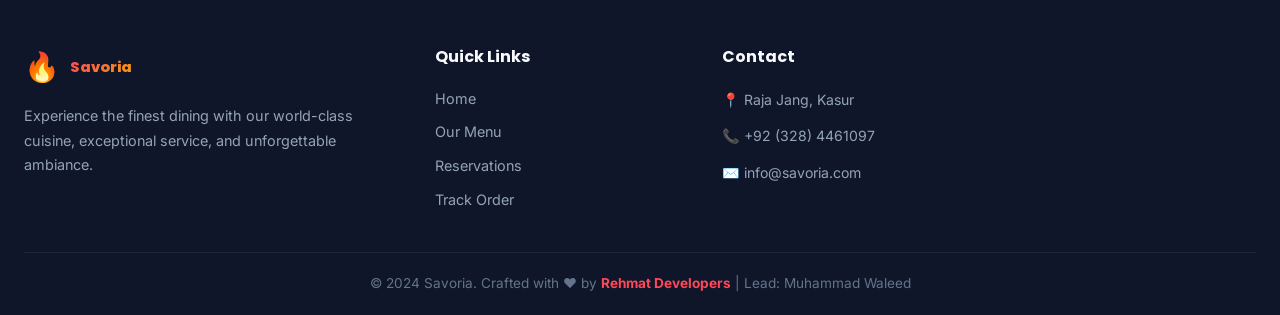
<file: contact.html>
<!DOCTYPE html>
<html lang="en">
<head>
    <meta charset="UTF-8">
    <meta name="viewport" content="width=device-width, initial-scale=1.0">
    <title>Savoria - Contact Us</title>
    <link href="https://fonts.googleapis.com/css2?family=Poppins:wght@300;400;500;600;700;800;900&family=Inter:wght@300;400;500;600;700&display=swap" rel="stylesheet">
    <link rel="stylesheet" href="styles.css">
</head>
<body>
    <!-- Navigation -->
    <nav class="navbar" id="navbar">
        <div class="nav-container">
            <a href="index.html" class="nav-logo">
                <span class="logo-icon">🔥</span>
                <span class="logo-text">Savoria</span>
            </a>
            <ul class="nav-links" id="navLinks">
                <li><a href="index.html">Home</a></li>
                <li><a href="menu.html">Menu</a></li>
                <li><a href="reservation.html">Reserve</a></li>
                <li><a href="tracking.html">Track Order</a></li>
                <li><a href="contact.html" class="active">Contact</a></li>
            </ul>
            <div class="nav-actions">
                <a href="checkout.html" class="cart-btn" id="cartBtn">
                    <svg width="24" height="24" viewBox="0 0 24 24" fill="none" stroke="currentColor" stroke-width="2"><circle cx="9" cy="21" r="1"/><circle cx="20" cy="21" r="1"/><path d="M1 1h4l2.68 13.39a2 2 0 0 0 2 1.61h9.72a2 2 0 0 0 2-1.61L23 6H6"/></svg>
                    <span class="cart-count" id="cartCount">0</span>
                </a>
                <button class="mobile-toggle" id="mobileToggle">
                    <span></span><span></span><span></span>
                </button>
            </div>
        </div>
    </nav>

    <!-- Page Header -->
    <section class="page-header">
        <div class="container">
            <h1 class="page-title">Get in <span class="text-gradient">Touch</span></h1>
            <p class="page-desc">We'd love to hear from you. Reach out anytime!</p>
        </div>
    </section>

    <!-- Contact Section -->
    <section class="section">
        <div class="container">
            <div class="contact-layout">
                <!-- Contact Form -->
                <div class="contact-form-card">
                    <h3>📱 Send us a Message via WhatsApp</h3>
                    <p class="contact-form-desc">Fill the form and it will open WhatsApp with your message pre-filled</p>
                    <form id="contactForm">
                        <div class="form-row">
                            <div class="form-group">
                                <label class="form-label">Your Name</label>
                                <input type="text" class="form-input" id="contactName" placeholder="John Doe" required>
                            </div>
                            <div class="form-group">
                                <label class="form-label">Your Email</label>
                                <input type="email" class="form-input" id="contactEmail" placeholder="john@email.com">
                            </div>
                        </div>
                        <div class="form-group">
                            <label class="form-label">Subject</label>
                            <select class="form-input" id="contactSubject">
                                <option value="General Inquiry">General Inquiry</option>
                                <option value="Reservation Query">Reservation Query</option>
                                <option value="Order Issue">Order Issue</option>
                                <option value="Catering Request">Catering Request</option>
                                <option value="Feedback">Feedback</option>
                                <option value="Partnership">Partnership</option>
                            </select>
                        </div>
                        <div class="form-group">
                            <label class="form-label">Message</label>
                            <textarea class="form-input form-textarea" id="contactMessage" placeholder="Write your message here..." rows="5" required></textarea>
                        </div>
                        <button type="submit" class="btn btn-primary btn-lg btn-block">
                            📱 Send via WhatsApp
                        </button>
                    </form>
                </div>

                <!-- Contact Info -->
                <div class="contact-info-side">
                    <div class="contact-info-card">
                        <div class="contact-info-item">
                            <div class="contact-info-icon">📍</div>
                            <div>
                                <h4>Our Location</h4>
                                <p>Raja Jang, Kasur, Pakistan</p>
                            </div>
                        </div>
                        <div class="contact-info-item">
                            <div class="contact-info-icon">📞</div>
                            <div>
                                <h4>Phone Number</h4>
                                <p><a href="tel:+923284461097">+92 (328) 4461097</a></p>
                            </div>
                        </div>
                        <div class="contact-info-item">
                            <div class="contact-info-icon">✉️</div>
                            <div>
                                <h4>Email Address</h4>
                                <p><a href="mailto:info@savoria.com">info@savoria.com</a></p>
                            </div>
                        </div>
                        <div class="contact-info-item">
                            <div class="contact-info-icon">🕐</div>
                            <div>
                                <h4>Operating Hours</h4>
                                <p>Mon-Fri: 11AM-11PM<br>Sat: 10AM-12AM<br>Sun: 12PM-10PM</p>
                            </div>
                        </div>
                    </div>

                    <!-- Social Media -->
                    <div class="social-card">
                        <h4>Follow Us</h4>
                        <div class="social-links">
                            <a href="#" class="social-link-large" title="Facebook">
                                <span>📘</span> Facebook
                            </a>
                            <a href="#" class="social-link-large" title="Instagram">
                                <span>📸</span> Instagram
                            </a>
                            <a href="#" class="social-link-large" title="Twitter">
                                <span>🐦</span> Twitter
                            </a>
                            <a href="#" class="social-link-large" title="YouTube">
                                <span>📺</span> YouTube
                            </a>
                        </div>
                    </div>
                </div>
            </div>

            <!-- Map Section -->
            <div class="map-section">
                <h3 class="map-title">📍 Find Us Here</h3>
                <div class="map-container">
                    <iframe 
                        src="https://www.google.com/maps/embed?pb=!1m18!1m12!1m3!1d27260.145289815076!2d74.21!3d31.25!2m3!1f0!2f0!3f0!3m2!1i1024!2i768!4f13.1!3m3!1m2!1s0x3919011d0ee8c7a1%3A0x3d5e0b1e2eb76e2a!2sRaja%20Jang%2C%20Kasur%2C%20Punjab%2C%20Pakistan!5e0!3m2!1sen!2s!4v1700000000000!5m2!1sen!2s" 
                        width="100%" 
                        height="400" 
                        style="border:0; border-radius: 16px;" 
                        allowfullscreen="" 
                        loading="lazy" 
                        referrerpolicy="no-referrer-when-downgrade">
                    </iframe>
                </div>
            </div>
        </div>
    </section>

    <!-- Footer -->
    <footer class="footer">
        <div class="container">
            <div class="footer-grid">
                <div class="footer-col">
                    <a href="index.html" class="footer-logo">
                        <span class="logo-icon">🔥</span>
                        <span class="logo-text">Savoria</span>
                    </a>
                    <p class="footer-about">Experience the finest dining with our world-class cuisine, exceptional service, and unforgettable ambiance.</p>
                </div>
                <div class="footer-col">
                    <h4>Quick Links</h4>
                    <ul>
                        <li><a href="index.html">Home</a></li>
                        <li><a href="menu.html">Our Menu</a></li>
                        <li><a href="reservation.html">Reservations</a></li>
                        <li><a href="tracking.html">Track Order</a></li>
                    </ul>
                </div>
                <div class="footer-col">
                    <h4>Contact</h4>
                    <ul class="contact-list">
                        <li>📍 Raja Jang, Kasur</li>
                        <li>📞 +92 (328) 4461097</li>
                        <li>✉️ info@savoria.com</li>
                    </ul>
                </div>
            </div>
            <div class="footer-bottom">
                <p>&copy; 2024 Savoria. Crafted with ❤️ by <strong>Rehmat Developers</strong> | Lead: Muhammad Waleed</p>
            </div>
        </div>
    </footer>

    <div class="toast-container" id="toastContainer"></div>

    <script src="app.js"></script>
    <script>
        document.getElementById('contactForm').addEventListener('submit', (e) => {
            e.preventDefault();
            const name = document.getElementById('contactName').value;
            const email = document.getElementById('contactEmail').value;
            const subject = document.getElementById('contactSubject').value;
            const message = document.getElementById('contactMessage').value;

            const waMessage = encodeURIComponent(
                `🔥 *SAVORIA - ${subject}*\n\n` +
                `*Name:* ${name}\n` +
                `*Email:* ${email}\n\n` +
                `*Message:*\n${message}`
            );

            window.open(`https://wa.me/923284461097?text=${waMessage}`, '_blank');
            showToast('Opening WhatsApp...', 'success');
        });
    </script>
</body>
</html>
</file>
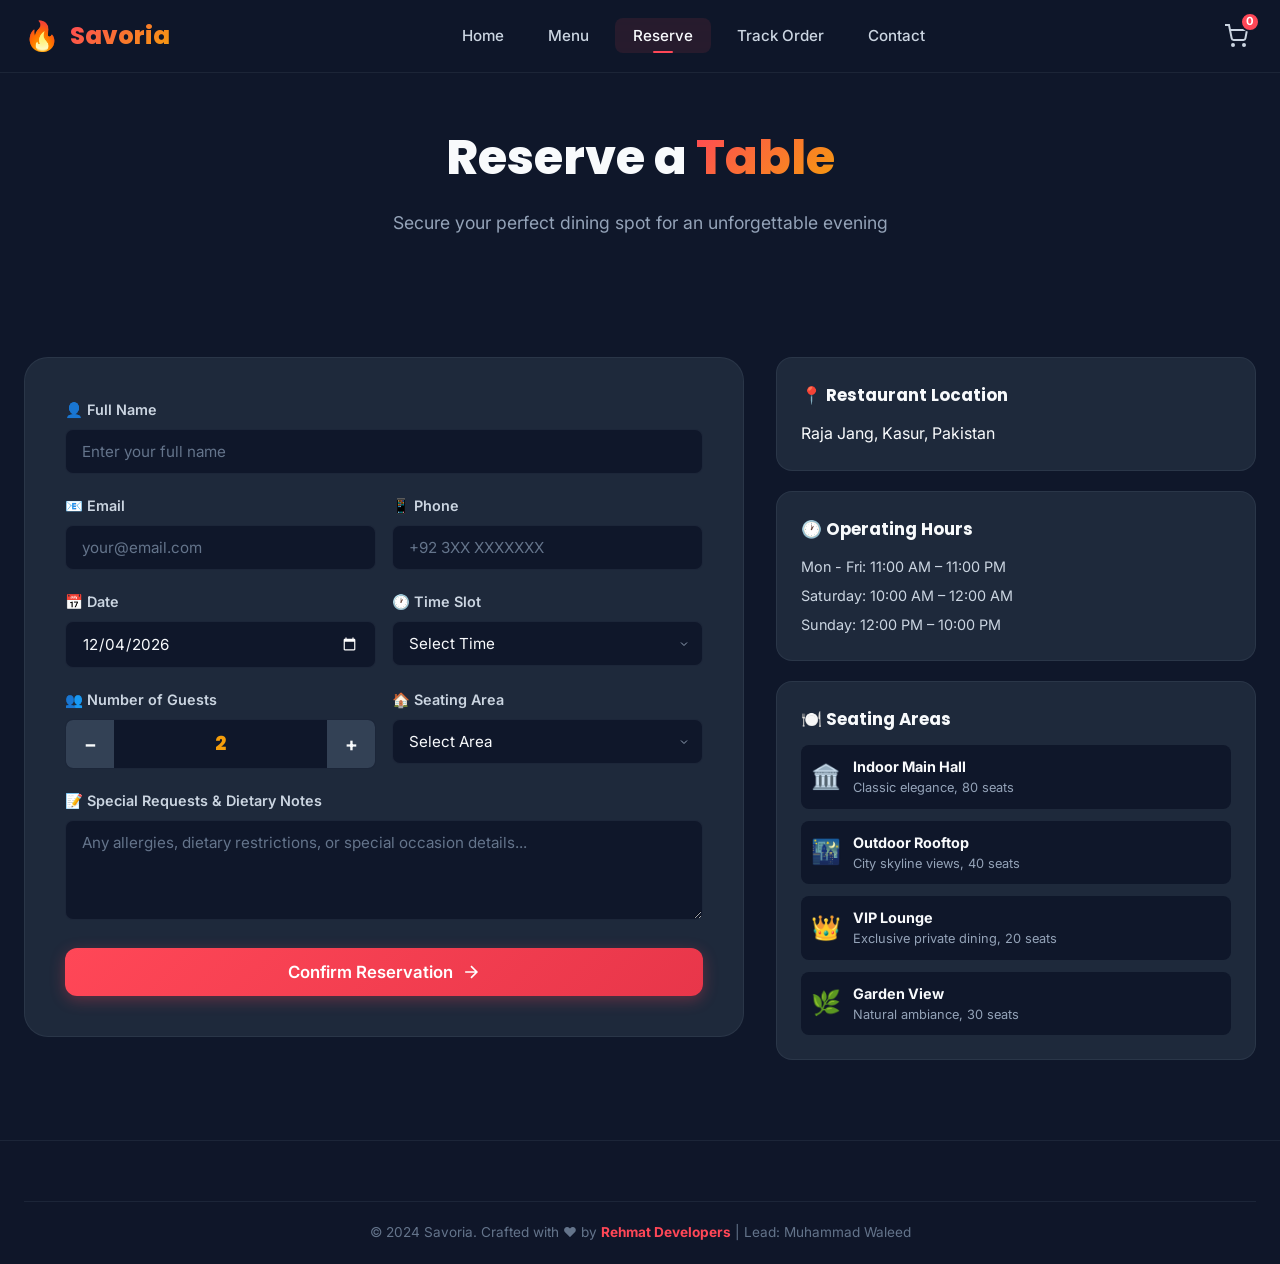
<file: reservation.html>
<!DOCTYPE html>
<html lang="en">
<head>
    <meta charset="UTF-8">
    <meta name="viewport" content="width=device-width, initial-scale=1.0">
    <title>Savoria - Table Reservation</title>
    <link href="https://fonts.googleapis.com/css2?family=Poppins:wght@300;400;500;600;700;800;900&family=Inter:wght@300;400;500;600;700&display=swap" rel="stylesheet">
    <link rel="stylesheet" href="styles.css">
</head>
<body>
    <!-- Navigation -->
    <nav class="navbar" id="navbar">
        <div class="nav-container">
            <a href="index.html" class="nav-logo">
                <span class="logo-icon">🔥</span>
                <span class="logo-text">Savoria</span>
            </a>
            <ul class="nav-links" id="navLinks">
                <li><a href="index.html">Home</a></li>
                <li><a href="menu.html">Menu</a></li>
                <li><a href="reservation.html" class="active">Reserve</a></li>
                <li><a href="tracking.html">Track Order</a></li>
                <li><a href="contact.html">Contact</a></li>
            </ul>
            <div class="nav-actions">
                <a href="checkout.html" class="cart-btn" id="cartBtn">
                    <svg width="24" height="24" viewBox="0 0 24 24" fill="none" stroke="currentColor" stroke-width="2"><circle cx="9" cy="21" r="1"/><circle cx="20" cy="21" r="1"/><path d="M1 1h4l2.68 13.39a2 2 0 0 0 2 1.61h9.72a2 2 0 0 0 2-1.61L23 6H6"/></svg>
                    <span class="cart-count" id="cartCount">0</span>
                </a>
                <button class="mobile-toggle" id="mobileToggle">
                    <span></span><span></span><span></span>
                </button>
            </div>
        </div>
    </nav>

    <!-- Page Header -->
    <section class="page-header">
        <div class="container">
            <h1 class="page-title">Reserve a <span class="text-gradient">Table</span></h1>
            <p class="page-desc">Secure your perfect dining spot for an unforgettable evening</p>
        </div>
    </section>

    <!-- Reservation Form -->
    <section class="section">
        <div class="container">
            <div class="reservation-layout">
                <div class="reservation-form-card">
                    <form id="reservationForm">
                        <div class="form-group">
                            <label class="form-label">👤 Full Name</label>
                            <input type="text" class="form-input" id="resName" placeholder="Enter your full name" required>
                        </div>
                        <div class="form-row">
                            <div class="form-group">
                                <label class="form-label">📧 Email</label>
                                <input type="email" class="form-input" id="resEmail" placeholder="your@email.com" required>
                            </div>
                            <div class="form-group">
                                <label class="form-label">📱 Phone</label>
                                <input type="tel" class="form-input" id="resPhone" placeholder="+92 3XX XXXXXXX" required>
                            </div>
                        </div>
                        <div class="form-row">
                            <div class="form-group">
                                <label class="form-label">📅 Date</label>
                                <input type="date" class="form-input" id="resDate" required>
                            </div>
                            <div class="form-group">
                                <label class="form-label">🕐 Time Slot</label>
                                <select class="form-input" id="resTime" required>
                                    <option value="">Select Time</option>
                                </select>
                            </div>
                        </div>
                        <div class="form-row">
                            <div class="form-group">
                                <label class="form-label">👥 Number of Guests</label>
                                <div class="guest-selector" id="guestSelector">
                                    <button type="button" class="guest-btn minus" id="guestMinus">−</button>
                                    <span class="guest-count" id="guestCount">2</span>
                                    <button type="button" class="guest-btn plus" id="guestPlus">+</button>
                                </div>
                            </div>
                            <div class="form-group">
                                <label class="form-label">🏠 Seating Area</label>
                                <select class="form-input" id="resSeating" required>
                                    <option value="">Select Area</option>
                                    <option value="indoor">🏛️ Indoor Main Hall</option>
                                    <option value="rooftop">🌃 Outdoor Rooftop</option>
                                    <option value="vip">👑 VIP Lounge</option>
                                    <option value="garden">🌿 Garden View</option>
                                </select>
                            </div>
                        </div>
                        <div class="form-group">
                            <label class="form-label">📝 Special Requests & Dietary Notes</label>
                            <textarea class="form-input form-textarea" id="resNotes" placeholder="Any allergies, dietary restrictions, or special occasion details..."></textarea>
                        </div>
                        <button type="submit" class="btn btn-primary btn-lg btn-block" id="reserveBtn">
                            <span>Confirm Reservation</span>
                            <svg width="20" height="20" viewBox="0 0 24 24" fill="none" stroke="currentColor" stroke-width="2"><path d="M5 12h14M12 5l7 7-7 7"/></svg>
                        </button>
                    </form>
                </div>
                <div class="reservation-info">
                    <div class="info-card">
                        <h3>📍 Restaurant Location</h3>
                        <p>Raja Jang, Kasur, Pakistan</p>
                    </div>
                    <div class="info-card">
                        <h3>🕐 Operating Hours</h3>
                        <ul>
                            <li>Mon - Fri: 11:00 AM – 11:00 PM</li>
                            <li>Saturday: 10:00 AM – 12:00 AM</li>
                            <li>Sunday: 12:00 PM – 10:00 PM</li>
                        </ul>
                    </div>
                    <div class="info-card">
                        <h3>🍽️ Seating Areas</h3>
                        <div class="seating-preview">
                            <div class="seating-item">
                                <span class="seating-icon">🏛️</span>
                                <div>
                                    <strong>Indoor Main Hall</strong>
                                    <p>Classic elegance, 80 seats</p>
                                </div>
                            </div>
                            <div class="seating-item">
                                <span class="seating-icon">🌃</span>
                                <div>
                                    <strong>Outdoor Rooftop</strong>
                                    <p>City skyline views, 40 seats</p>
                                </div>
                            </div>
                            <div class="seating-item">
                                <span class="seating-icon">👑</span>
                                <div>
                                    <strong>VIP Lounge</strong>
                                    <p>Exclusive private dining, 20 seats</p>
                                </div>
                            </div>
                            <div class="seating-item">
                                <span class="seating-icon">🌿</span>
                                <div>
                                    <strong>Garden View</strong>
                                    <p>Natural ambiance, 30 seats</p>
                                </div>
                            </div>
                        </div>
                    </div>
                </div>
            </div>
        </div>
    </section>

    <!-- Booking Confirmation Modal -->
    <div class="modal-overlay" id="bookingModalOverlay">
        <div class="modal booking-modal" id="bookingModal">
            <button class="modal-close" id="bookingModalClose">&times;</button>
            <div class="modal-body">
                <div class="booking-success-icon">✅</div>
                <h2>Reservation Confirmed!</h2>
                <p class="booking-id" id="bookingId"></p>
                <div class="booking-details" id="bookingDetails">
                    <!-- Populated by JS -->
                </div>
                <div class="booking-actions">
                    <button class="btn btn-primary" onclick="printBooking()">🖨️ Print Voucher</button>
                    <button class="btn btn-glass" onclick="downloadBooking()">📥 Download PDF</button>
                </div>
            </div>
        </div>
    </div>

    <!-- Footer -->
    <footer class="footer">
        <div class="container">
            <div class="footer-bottom">
                <p>&copy; 2024 Savoria. Crafted with ❤️ by <strong>Rehmat Developers</strong> | Lead: Muhammad Waleed</p>
            </div>
        </div>
    </footer>

    <!-- Toast Container -->
    <div class="toast-container" id="toastContainer"></div>

    <script src="app.js"></script>
    <script>
        // Set min date to today
        const dateInput = document.getElementById('resDate');
        const today = new Date().toISOString().split('T')[0];
        dateInput.setAttribute('min', today);
        dateInput.value = today;

        // Generate time slots
        function generateTimeSlots() {
            const select = document.getElementById('resTime');
            const date = document.getElementById('resDate').value;
            const isToday = date === today;
            const now = new Date();
            const currentHour = now.getHours();
            const currentMin = now.getMinutes();
            
            select.innerHTML = '<option value="">Select Time</option>';
            const slots = [];
            for (let h = 11; h <= 22; h++) {
                for (let m = 0; m < 60; m += 30) {
                    if (isToday && (h < currentHour || (h === currentHour && m <= currentMin))) continue;
                    const hour12 = h > 12 ? h - 12 : h;
                    const ampm = h >= 12 ? 'PM' : 'AM';
                    const timeStr = `${hour12}:${m === 0 ? '00' : '30'} ${ampm}`;
                    const val = `${h}:${m === 0 ? '00' : '30'}`;
                    slots.push(`<option value="${val}">${timeStr}</option>`);
                }
            }
            select.innerHTML += slots.join('');
        }
        generateTimeSlots();
        dateInput.addEventListener('change', generateTimeSlots);

        // Guest Counter
        let guestCount = 2;
        document.getElementById('guestMinus').addEventListener('click', () => {
            if (guestCount > 1) {
                guestCount--;
                document.getElementById('guestCount').textContent = guestCount;
            }
        });
        document.getElementById('guestPlus').addEventListener('click', () => {
            if (guestCount < 12) {
                guestCount++;
                document.getElementById('guestCount').textContent = guestCount;
            } else {
                document.getElementById('guestCount').textContent = '12+';
            }
        });

        // Form Submission
        let bookingData = null;
        document.getElementById('reservationForm').addEventListener('submit', async (e) => {
            e.preventDefault();
            const btn = document.getElementById('reserveBtn');
            btn.innerHTML = '<span class="spinner"></span> Processing...';
            btn.disabled = true;

            const formData = {
                name: document.getElementById('resName').value,
                email: document.getElementById('resEmail').value,
                phone: document.getElementById('resPhone').value,
                date: document.getElementById('resDate').value,
                time: document.getElementById('resTime').value,
                guests: guestCount,
                seating: document.getElementById('resSeating').value,
                notes: document.getElementById('resNotes').value
            };

            let confirmationId;
            try {
                const res = await fetch('https://savoria-restaurant-api.onrender.com/api/reserve', {
                    method: 'POST',
                    headers: { 'Content-Type': 'application/json' },
                    body: JSON.stringify(formData),
                    signal: AbortSignal.timeout(5000)
                });
                const data = await res.json();
                confirmationId = data.reservationId || data.id;
            } catch (e) {
                confirmationId = 'SVR-' + Date.now().toString(36).toUpperCase() + Math.random().toString(36).substr(2, 4).toUpperCase();
            }

            bookingData = { ...formData, id: confirmationId };

            const seatingLabels = { indoor: '🏛️ Indoor Main Hall', rooftop: '🌃 Outdoor Rooftop', vip: '👑 VIP Lounge', garden: '🌿 Garden View' };
            const dateObj = new Date(formData.date + 'T00:00:00');
            const dateStr = dateObj.toLocaleDateString('en-US', { weekday: 'long', year: 'numeric', month: 'long', day: 'numeric' });

            document.getElementById('bookingId').textContent = `Booking ID: ${confirmationId}`;
            document.getElementById('bookingDetails').innerHTML = `
                <div class="booking-detail-row"><span>Guest Name</span><span>${formData.name}</span></div>
                <div class="booking-detail-row"><span>Date</span><span>${dateStr}</span></div>
                <div class="booking-detail-row"><span>Time</span><span>${formData.time}</span></div>
                <div class="booking-detail-row"><span>Guests</span><span>${formData.guests} Person(s)</span></div>
                <div class="booking-detail-row"><span>Seating</span><span>${seatingLabels[formData.seating] || formData.seating}</span></div>
                ${formData.notes ? `<div class="booking-detail-row"><span>Notes</span><span>${formData.notes}</span></div>` : ''}
                <div class="booking-detail-row"><span>Email</span><span>${formData.email}</span></div>
                <div class="booking-detail-row"><span>Phone</span><span>${formData.phone}</span></div>
            `;

            document.getElementById('bookingModalOverlay').classList.add('active');
            document.body.style.overflow = 'hidden';
            btn.innerHTML = '<span>Confirm Reservation</span>';
            btn.disabled = false;
            showToast('Reservation confirmed successfully!', 'success');
        });

        document.getElementById('bookingModalClose').addEventListener('click', () => {
            document.getElementById('bookingModalOverlay').classList.remove('active');
            document.body.style.overflow = '';
        });

        function printBooking() {
            const content = document.getElementById('bookingModal').innerHTML;
            const win = window.open('', '_blank');
            win.document.write(`
                <html><head><title>Savoria - Booking Voucher</title>
                <style>
                    body { font-family: 'Poppins', sans-serif; padding: 40px; color: #1a1a1a; }
                    h2 { color: #FF4757; text-align: center; }
                    .booking-success-icon { text-align: center; font-size: 60px; }
                    .booking-id { text-align: center; font-weight: 600; margin: 10px 0; font-size: 18px; color: #F59E0B; }
                    .booking-detail-row { display: flex; justify-content: space-between; padding: 10px 0; border-bottom: 1px solid #eee; }
                    .booking-actions, .modal-close { display: none; }
                    .booking-details { max-width: 500px; margin: 0 auto; }
                </style></head>
                <body>
                    <h1 style="text-align:center;">🔥 Savoria Restaurant</h1>
                    ${content}
                    <p style="text-align:center; margin-top:30px; color:#888;">Thank you for choosing Savoria! | +92 (328) 4461097</p>
                </body></html>
            `);
            win.document.close();
            win.print();
        }

        function downloadBooking() {
            printBooking(); // Uses print dialog which allows saving as PDF
        }
    </script>
</body>
</html>
</file>
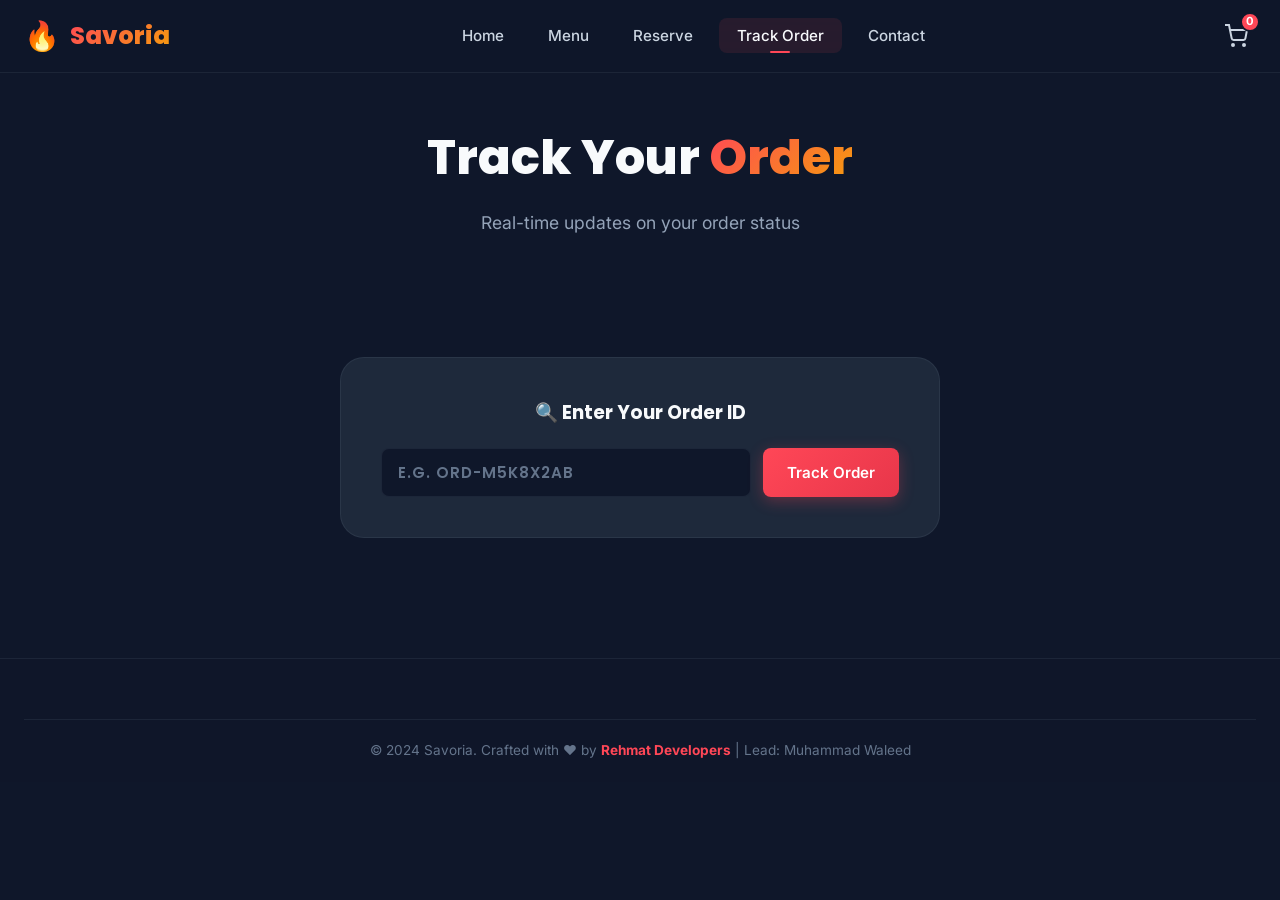
<file: tracking.html>
<!DOCTYPE html>
<html lang="en">
<head>
    <meta charset="UTF-8">
    <meta name="viewport" content="width=device-width, initial-scale=1.0">
    <title>Savoria - Track Order</title>
    <link href="https://fonts.googleapis.com/css2?family=Poppins:wght@300;400;500;600;700;800;900&family=Inter:wght@300;400;500;600;700&display=swap" rel="stylesheet">
    <link rel="stylesheet" href="styles.css">
</head>
<body>
    <!-- Navigation -->
    <nav class="navbar" id="navbar">
        <div class="nav-container">
            <a href="index.html" class="nav-logo">
                <span class="logo-icon">🔥</span>
                <span class="logo-text">Savoria</span>
            </a>
            <ul class="nav-links" id="navLinks">
                <li><a href="index.html">Home</a></li>
                <li><a href="menu.html">Menu</a></li>
                <li><a href="reservation.html">Reserve</a></li>
                <li><a href="tracking.html" class="active">Track Order</a></li>
                <li><a href="contact.html">Contact</a></li>
            </ul>
            <div class="nav-actions">
                <a href="checkout.html" class="cart-btn" id="cartBtn">
                    <svg width="24" height="24" viewBox="0 0 24 24" fill="none" stroke="currentColor" stroke-width="2"><circle cx="9" cy="21" r="1"/><circle cx="20" cy="21" r="1"/><path d="M1 1h4l2.68 13.39a2 2 0 0 0 2 1.61h9.72a2 2 0 0 0 2-1.61L23 6H6"/></svg>
                    <span class="cart-count" id="cartCount">0</span>
                </a>
                <button class="mobile-toggle" id="mobileToggle">
                    <span></span><span></span><span></span>
                </button>
            </div>
        </div>
    </nav>

    <!-- Page Header -->
    <section class="page-header">
        <div class="container">
            <h1 class="page-title">Track Your <span class="text-gradient">Order</span></h1>
            <p class="page-desc">Real-time updates on your order status</p>
        </div>
    </section>

    <!-- Tracking Section -->
    <section class="section">
        <div class="container">
            <div class="tracking-search-card">
                <h3>🔍 Enter Your Order ID</h3>
                <div class="tracking-search-group">
                    <input type="text" class="form-input tracking-input" id="trackingInput" placeholder="e.g. ORD-M5K8X2AB">
                    <button class="btn btn-primary" id="trackBtn" onclick="trackOrder()">Track Order</button>
                </div>

                <!-- Recent Orders -->
                <div class="recent-orders" id="recentOrders">
                    <h4>📋 Recent Orders</h4>
                    <div id="recentOrdersList"></div>
                </div>
            </div>

            <!-- Tracking Results -->
            <div class="tracking-result" id="trackingResult" style="display:none;">
                <div class="tracking-card">
                    <div class="tracking-header">
                        <div>
                            <h3 id="trackOrderId">Order #ORD-XXXXX</h3>
                            <span class="tracking-date" id="trackOrderDate"></span>
                        </div>
                        <span class="tracking-status-badge" id="trackStatusBadge">Processing</span>
                    </div>

                    <!-- Progress Steps -->
                    <div class="tracking-progress">
                        <div class="progress-step active" id="step1">
                            <div class="step-icon">📋</div>
                            <div class="step-info">
                                <h4>Order Received</h4>
                                <p>Your order has been confirmed</p>
                            </div>
                            <span class="step-time" id="step1Time"></span>
                        </div>
                        <div class="progress-line" id="line1"></div>
                        <div class="progress-step" id="step2">
                            <div class="step-icon">👨‍🍳</div>
                            <div class="step-info">
                                <h4>Preparing</h4>
                                <p>Chef is preparing your food</p>
                            </div>
                            <span class="step-time" id="step2Time"></span>
                        </div>
                        <div class="progress-line" id="line2"></div>
                        <div class="progress-step" id="step3">
                            <div class="step-icon">🚗</div>
                            <div class="step-info">
                                <h4>Out for Delivery</h4>
                                <p>Your order is on its way</p>
                            </div>
                            <span class="step-time" id="step3Time"></span>
                        </div>
                        <div class="progress-line" id="line3"></div>
                        <div class="progress-step" id="step4">
                            <div class="step-icon">✅</div>
                            <div class="step-info">
                                <h4>Delivered</h4>
                                <p>Enjoy your meal!</p>
                            </div>
                            <span class="step-time" id="step4Time"></span>
                        </div>
                    </div>

                    <!-- Order Details -->
                    <div class="tracking-order-details" id="trackOrderDetails">
                        <!-- Populated by JS -->
                    </div>

                    <!-- Contact Driver -->
                    <div class="tracking-driver">
                        <h4>📞 Need Help?</h4>
                        <div class="driver-actions">
                            <a href="tel:+923284461097" class="btn btn-glass">
                                📞 Call Restaurant
                            </a>
                            <a href="https://wa.me/923284461097?text=Hi%2C%20I%20need%20help%20with%20my%20order" target="_blank" class="btn btn-primary">
                                📱 WhatsApp Support
                            </a>
                        </div>
                    </div>
                </div>
            </div>

            <!-- No Order Found -->
            <div class="tracking-not-found" id="trackingNotFound" style="display:none;">
                <div class="no-results-icon">🔍</div>
                <h3>Order Not Found</h3>
                <p>Please check your order ID and try again</p>
            </div>
        </div>
    </section>

    <!-- Footer -->
    <footer class="footer">
        <div class="container">
            <div class="footer-bottom">
                <p>&copy; 2024 Savoria. Crafted with ❤️ by <strong>Rehmat Developers</strong> | Lead: Muhammad Waleed</p>
            </div>
        </div>
    </footer>

    <div class="toast-container" id="toastContainer"></div>

    <script src="app.js"></script>
    <script>
        // Load recent orders
        function loadRecentOrders() {
            const orders = JSON.parse(localStorage.getItem('savoria_orders') || '[]');
            const list = document.getElementById('recentOrdersList');
            const container = document.getElementById('recentOrders');

            if (orders.length === 0) {
                container.style.display = 'none';
                return;
            }

            container.style.display = 'block';
            list.innerHTML = orders.slice(-5).reverse().map(order => `
                <div class="recent-order-item" onclick="document.getElementById('trackingInput').value='${order.id}'; trackOrder();">
                    <span class="recent-order-id">${order.id}</span>
                    <span class="recent-order-date">${new Date(order.date).toLocaleDateString()}</span>
                    <span class="recent-order-total">$${order.total.toFixed(2)}</span>
                    <span class="recent-order-status">${order.status || 'received'}</span>
                </div>
            `).join('');
        }

        function trackOrder() {
            const orderId = document.getElementById('trackingInput').value.trim();
            if (!orderId) {
                showToast('Please enter an order ID', 'error');
                return;
            }

            const orders = JSON.parse(localStorage.getItem('savoria_orders') || '[]');
            const order = orders.find(o => o.id === orderId);

            if (!order) {
                document.getElementById('trackingResult').style.display = 'none';
                document.getElementById('trackingNotFound').style.display = 'block';
                return;
            }

            document.getElementById('trackingNotFound').style.display = 'none';
            document.getElementById('trackingResult').style.display = 'block';

            // Display order info
            document.getElementById('trackOrderId').textContent = `Order #${order.id}`;
            document.getElementById('trackOrderDate').textContent = new Date(order.date).toLocaleString();

            // Simulate progress based on time elapsed
            const elapsed = (Date.now() - new Date(order.date).getTime()) / 1000 / 60; // minutes
            let currentStep = 1;
            if (elapsed > 2) currentStep = 2;
            if (elapsed > 10) currentStep = 3;
            if (elapsed > 30) currentStep = 4;

            const statusLabels = { 1: 'Order Received', 2: 'Preparing', 3: 'Out for Delivery', 4: 'Delivered' };
            const statusColors = { 1: '#F59E0B', 2: '#3B82F6', 3: '#8B5CF6', 4: '#22C55E' };
            
            document.getElementById('trackStatusBadge').textContent = statusLabels[currentStep];
            document.getElementById('trackStatusBadge').style.background = statusColors[currentStep];

            // Update progress steps
            for (let i = 1; i <= 4; i++) {
                const step = document.getElementById(`step${i}`);
                step.classList.remove('active', 'completed');
                if (i < currentStep) step.classList.add('completed');
                if (i === currentStep) step.classList.add('active');
                
                if (i <= currentStep) {
                    const time = new Date(new Date(order.date).getTime() + (i - 1) * 8 * 60000);
                    document.getElementById(`step${i}Time`).textContent = time.toLocaleTimeString([], {hour:'2-digit', minute:'2-digit'});
                } else {
                    document.getElementById(`step${i}Time`).textContent = '--:--';
                }
            }
            for (let i = 1; i <= 3; i++) {
                const line = document.getElementById(`line${i}`);
                line.classList.remove('active');
                if (i < currentStep) line.classList.add('active');
            }

            // Order details
            document.getElementById('trackOrderDetails').innerHTML = `
                <h4>🛒 Order Items</h4>
                ${order.items.map(item => `
                    <div class="booking-detail-row">
                        <span>${item.name} × ${item.qty}</span>
                        <span>$${(item.price * item.qty).toFixed(2)}</span>
                    </div>
                `).join('')}
                <div class="receipt-divider"></div>
                <div class="booking-detail-row total-row">
                    <span><strong>Total</strong></span>
                    <span><strong>$${order.total.toFixed(2)}</strong></span>
                </div>
            `;
        }

        loadRecentOrders();

        // Auto-track if URL has order param
        const urlParams = new URLSearchParams(window.location.search);
        if (urlParams.get('id')) {
            document.getElementById('trackingInput').value = urlParams.get('id');
            trackOrder();
        }
    </script>
</body>
</html>
</file>
<file: styles.css>
/* ============================================
   SAVORIA - Dark Luxury Culinary Theme
   Rehmat Developers | Muhammad Waleed
   ============================================ */

/* ===== CSS Variables ===== */
:root {
    --bg-primary: #0F172A;
    --bg-secondary: #1E293B;
    --bg-tertiary: #334155;
    --accent-red: #FF4757;
    --accent-red-dark: #E8364A;
    --accent-gold: #F59E0B;
    --accent-gold-dark: #D97706;
    --text-primary: #F8FAFC;
    --text-secondary: #CBD5E1;
    --text-muted: #94A3B8;
    --text-dim: #64748B;
    --glass-bg: rgba(30, 41, 59, 0.7);
    --glass-border: rgba(148, 163, 184, 0.1);
    --glass-shadow: 0 8px 32px rgba(0, 0, 0, 0.3);
    --success: #22C55E;
    --error: #EF4444;
    --info: #3B82F6;
    --warning: #F59E0B;
    --radius-sm: 8px;
    --radius-md: 12px;
    --radius-lg: 16px;
    --radius-xl: 24px;
    --transition: all 0.3s cubic-bezier(0.4, 0, 0.2, 1);
}

/* ===== Reset & Base ===== */
*, *::before, *::after {
    margin: 0;
    padding: 0;
    box-sizing: border-box;
}

html {
    scroll-behavior: smooth;
    font-size: 16px;
}

body {
    font-family: 'Inter', 'Poppins', -apple-system, BlinkMacSystemFont, sans-serif;
    background: var(--bg-primary);
    color: var(--text-primary);
    line-height: 1.6;
    overflow-x: hidden;
    min-height: 100vh;
}

a {
    text-decoration: none;
    color: inherit;
    transition: var(--transition);
}

img {
    max-width: 100%;
    height: auto;
    display: block;
}

ul {
    list-style: none;
}

button {
    cursor: pointer;
    border: none;
    background: none;
    font-family: inherit;
    font-size: inherit;
    color: inherit;
}

input, select, textarea {
    font-family: inherit;
    font-size: inherit;
}

.container {
    max-width: 1280px;
    margin: 0 auto;
    padding: 0 24px;
}

/* ===== Text Gradient ===== */
.text-gradient {
    background: linear-gradient(135deg, var(--accent-red), var(--accent-gold));
    -webkit-background-clip: text;
    -webkit-text-fill-color: transparent;
    background-clip: text;
}

/* ===== Spinner ===== */
.spinner {
    display: inline-block;
    width: 20px;
    height: 20px;
    border: 2px solid rgba(255,255,255,0.3);
    border-top-color: #fff;
    border-radius: 50%;
    animation: spin 0.6s linear infinite;
}

@keyframes spin {
    to { transform: rotate(360deg); }
}

/* ===== Navbar ===== */
.navbar {
    position: fixed;
    top: 0;
    left: 0;
    right: 0;
    z-index: 1000;
    background: rgba(15, 23, 42, 0.85);
    backdrop-filter: blur(20px);
    -webkit-backdrop-filter: blur(20px);
    border-bottom: 1px solid var(--glass-border);
    transition: var(--transition);
}

.navbar.scrolled {
    background: rgba(15, 23, 42, 0.95);
    box-shadow: 0 4px 20px rgba(0, 0, 0, 0.3);
}

.nav-container {
    max-width: 1280px;
    margin: 0 auto;
    padding: 0 24px;
    display: flex;
    align-items: center;
    justify-content: space-between;
    height: 72px;
}

.nav-logo {
    display: flex;
    align-items: center;
    gap: 10px;
    font-family: 'Poppins', sans-serif;
    font-weight: 800;
    font-size: 1.5rem;
    color: var(--text-primary);
}

.logo-icon {
    font-size: 1.8rem;
    animation: flicker 2s infinite;
}

@keyframes flicker {
    0%, 100% { opacity: 1; }
    50% { opacity: 0.7; transform: scale(1.05); }
}

.logo-text {
    background: linear-gradient(135deg, var(--accent-red), var(--accent-gold));
    -webkit-background-clip: text;
    -webkit-text-fill-color: transparent;
    background-clip: text;
}

.nav-links {
    display: flex;
    align-items: center;
    gap: 8px;
}

.nav-links a {
    padding: 8px 18px;
    border-radius: var(--radius-sm);
    font-weight: 500;
    font-size: 0.95rem;
    color: var(--text-secondary);
    transition: var(--transition);
    position: relative;
}

.nav-links a:hover,
.nav-links a.active {
    color: var(--text-primary);
    background: rgba(255, 71, 87, 0.1);
}

.nav-links a.active::after {
    content: '';
    position: absolute;
    bottom: 0;
    left: 50%;
    transform: translateX(-50%);
    width: 20px;
    height: 2px;
    background: var(--accent-red);
    border-radius: 2px;
}

.nav-actions {
    display: flex;
    align-items: center;
    gap: 16px;
}

/* Operating Status */
.operating-status {
    display: flex;
    align-items: center;
    gap: 8px;
    padding: 6px 14px;
    background: rgba(34, 197, 94, 0.1);
    border: 1px solid rgba(34, 197, 94, 0.3);
    border-radius: 20px;
    font-size: 0.8rem;
    font-weight: 600;
    color: var(--success);
}

.operating-status.closed {
    background: rgba(239, 68, 68, 0.1);
    border-color: rgba(239, 68, 68, 0.3);
    color: var(--error);
}

.status-dot {
    width: 8px;
    height: 8px;
    border-radius: 50%;
    background: var(--success);
    animation: pulse-dot 1.5s infinite;
}

.operating-status.closed .status-dot {
    background: var(--error);
    animation: none;
}

@keyframes pulse-dot {
    0%, 100% { opacity: 1; transform: scale(1); }
    50% { opacity: 0.5; transform: scale(1.3); }
}

/* Cart Button */
.cart-btn {
    position: relative;
    display: flex;
    align-items: center;
    padding: 8px;
    color: var(--text-secondary);
    transition: var(--transition);
    border-radius: var(--radius-sm);
}

.cart-btn:hover {
    color: var(--accent-red);
    background: rgba(255, 71, 87, 0.1);
}

.cart-count {
    position: absolute;
    top: -4px;
    right: -4px;
    background: var(--accent-red);
    color: white;
    font-size: 0.7rem;
    font-weight: 700;
    width: 20px;
    height: 20px;
    border-radius: 50%;
    display: flex;
    align-items: center;
    justify-content: center;
    border: 2px solid var(--bg-primary);
}

/* Mobile Toggle */
.mobile-toggle {
    display: none;
    flex-direction: column;
    gap: 5px;
    padding: 4px;
}

.mobile-toggle span {
    width: 24px;
    height: 2px;
    background: var(--text-primary);
    border-radius: 2px;
    transition: var(--transition);
}

.mobile-toggle.active span:nth-child(1) {
    transform: rotate(45deg) translate(5px, 5px);
}

.mobile-toggle.active span:nth-child(2) {
    opacity: 0;
}

.mobile-toggle.active span:nth-child(3) {
    transform: rotate(-45deg) translate(5px, -5px);
}

/* ===== Buttons ===== */
.btn {
    display: inline-flex;
    align-items: center;
    justify-content: center;
    gap: 8px;
    padding: 10px 24px;
    border-radius: var(--radius-sm);
    font-weight: 600;
    font-size: 0.95rem;
    transition: var(--transition);
    cursor: pointer;
    border: none;
    white-space: nowrap;
}

.btn-primary {
    background: linear-gradient(135deg, var(--accent-red), var(--accent-red-dark));
    color: white;
    box-shadow: 0 4px 15px rgba(255, 71, 87, 0.3);
}

.btn-primary:hover {
    transform: translateY(-2px);
    box-shadow: 0 6px 25px rgba(255, 71, 87, 0.5);
}

.btn-glass {
    background: var(--glass-bg);
    color: var(--text-primary);
    border: 1px solid var(--glass-border);
    backdrop-filter: blur(10px);
}

.btn-glass:hover {
    background: rgba(30, 41, 59, 0.9);
    border-color: rgba(148, 163, 184, 0.3);
    transform: translateY(-2px);
}

.btn-lg {
    padding: 14px 32px;
    font-size: 1.05rem;
    border-radius: var(--radius-md);
}

.btn-sm {
    padding: 6px 16px;
    font-size: 0.85rem;
}

.btn-block {
    width: 100%;
}

.btn:disabled {
    opacity: 0.5;
    cursor: not-allowed;
    transform: none !important;
}

/* ===== Hero Section ===== */
.hero {
    position: relative;
    height: 100vh;
    min-height: 700px;
    overflow: hidden;
}

.hero-slide {
    position: absolute;
    inset: 0;
    display: flex;
    align-items: center;
    background-size: cover;
    background-position: center;
    opacity: 0;
    transition: opacity 1s ease;
}

.hero-slide.active {
    opacity: 1;
}

.hero-content {
    max-width: 700px;
    padding: 0 24px;
    margin-left: 10%;
    animation: fadeInUp 0.8s ease;
}

@keyframes fadeInUp {
    from {
        opacity: 0;
        transform: translateY(30px);
    }
    to {
        opacity: 1;
        transform: translateY(0);
    }
}

.hero-badge {
    display: inline-block;
    padding: 8px 20px;
    background: rgba(255, 71, 87, 0.15);
    border: 1px solid rgba(255, 71, 87, 0.3);
    border-radius: 30px;
    font-size: 0.9rem;
    font-weight: 600;
    color: var(--accent-red);
    margin-bottom: 20px;
}

.hero-title {
    font-family: 'Poppins', sans-serif;
    font-size: 4rem;
    font-weight: 800;
    line-height: 1.1;
    margin-bottom: 20px;
    color: var(--text-primary);
}

.hero-desc {
    font-size: 1.15rem;
    color: var(--text-secondary);
    margin-bottom: 32px;
    max-width: 550px;
}

.hero-actions {
    display: flex;
    gap: 16px;
    flex-wrap: wrap;
    margin-bottom: 40px;
}

.hero-stats {
    display: flex;
    gap: 40px;
}

.stat {
    display: flex;
    flex-direction: column;
}

.stat-num {
    font-family: 'Poppins', sans-serif;
    font-size: 2rem;
    font-weight: 800;
    background: linear-gradient(135deg, var(--accent-gold), var(--accent-red));
    -webkit-background-clip: text;
    -webkit-text-fill-color: transparent;
}

.stat-label {
    font-size: 0.85rem;
    color: var(--text-muted);
}

/* Hero Slider Controls */
.hero-slider-dots {
    position: absolute;
    bottom: 100px;
    left: 50%;
    transform: translateX(-50%);
    display: flex;
    gap: 10px;
    z-index: 10;
}

.slider-dot {
    width: 12px;
    height: 12px;
    border-radius: 50%;
    background: rgba(255, 255, 255, 0.3);
    border: none;
    cursor: pointer;
    transition: var(--transition);
}

.slider-dot.active {
    background: var(--accent-red);
    transform: scale(1.3);
}

.hero-slider-arrows {
    position: absolute;
    top: 50%;
    left: 0;
    right: 0;
    display: flex;
    justify-content: space-between;
    padding: 0 20px;
    transform: translateY(-50%);
    z-index: 10;
    pointer-events: none;
}

.slider-arrow {
    width: 48px;
    height: 48px;
    border-radius: 50%;
    background: var(--glass-bg);
    border: 1px solid var(--glass-border);
    color: var(--text-primary);
    font-size: 1.2rem;
    cursor: pointer;
    pointer-events: all;
    transition: var(--transition);
    backdrop-filter: blur(10px);
    display: flex;
    align-items: center;
    justify-content: center;
}

.slider-arrow:hover {
    background: var(--accent-red);
    border-color: var(--accent-red);
    transform: scale(1.1);
}

.hero-scroll-indicator {
    position: absolute;
    bottom: 30px;
    left: 50%;
    transform: translateX(-50%);
    display: flex;
    flex-direction: column;
    align-items: center;
    gap: 8px;
    z-index: 10;
}

.hero-scroll-indicator span {
    font-size: 0.75rem;
    color: var(--text-muted);
    text-transform: uppercase;
    letter-spacing: 2px;
}

.scroll-line {
    width: 1px;
    height: 30px;
    background: linear-gradient(to bottom, var(--accent-red), transparent);
    animation: scrollPulse 2s infinite;
}

@keyframes scrollPulse {
    0%, 100% { opacity: 0.3; height: 20px; }
    50% { opacity: 1; height: 30px; }
}

/* ===== Sections ===== */
.section {
    padding: 80px 0;
}

.section-alt {
    background: rgba(30, 41, 59, 0.3);
}

.section-header {
    text-align: center;
    margin-bottom: 60px;
}

.section-badge {
    display: inline-block;
    padding: 6px 18px;
    background: rgba(255, 71, 87, 0.1);
    border: 1px solid rgba(255, 71, 87, 0.2);
    border-radius: 20px;
    font-size: 0.85rem;
    font-weight: 600;
    color: var(--accent-gold);
    margin-bottom: 16px;
}

.section-title {
    font-family: 'Poppins', sans-serif;
    font-size: 2.8rem;
    font-weight: 800;
    margin-bottom: 12px;
}

.section-desc {
    font-size: 1.1rem;
    color: var(--text-muted);
    max-width: 600px;
    margin: 0 auto;
}

/* ===== Page Header ===== */
.page-header {
    padding: 120px 0 40px;
    text-align: center;
    background: linear-gradient(to bottom, rgba(15, 23, 42, 1), rgba(15, 23, 42, 0.8));
}

.page-title {
    font-family: 'Poppins', sans-serif;
    font-size: 3rem;
    font-weight: 800;
    margin-bottom: 12px;
}

.page-desc {
    font-size: 1.1rem;
    color: var(--text-muted);
}

/* ===== Specials Carousel ===== */
.specials-carousel {
    position: relative;
    overflow: hidden;
    padding: 10px 0;
}

.carousel-track {
    display: flex;
    gap: 24px;
    transition: transform 0.5s cubic-bezier(0.4, 0, 0.2, 1);
    padding: 10px;
}

.special-card {
    min-width: 300px;
    background: var(--bg-secondary);
    border-radius: var(--radius-lg);
    border: 1px solid var(--glass-border);
    overflow: hidden;
    transition: var(--transition);
}

.special-card:hover {
    transform: translateY(-8px);
    box-shadow: 0 20px 40px rgba(0, 0, 0, 0.4);
    border-color: rgba(255, 71, 87, 0.3);
}

.special-img {
    position: relative;
    height: 200px;
    overflow: hidden;
}

.special-img img {
    width: 100%;
    height: 100%;
    object-fit: cover;
    transition: transform 0.5s ease;
}

.special-card:hover .special-img img {
    transform: scale(1.1);
}

.special-badge {
    position: absolute;
    top: 12px;
    left: 12px;
    padding: 4px 12px;
    background: var(--accent-red);
    color: white;
    font-size: 0.75rem;
    font-weight: 700;
    border-radius: 20px;
    text-transform: uppercase;
}

.special-info {
    padding: 16px 20px 20px;
}

.special-info h3 {
    font-family: 'Poppins', sans-serif;
    font-size: 1.15rem;
    font-weight: 700;
    margin-bottom: 8px;
}

.special-meta {
    display: flex;
    align-items: center;
    gap: 12px;
    margin-bottom: 16px;
}

.special-rating {
    font-size: 0.9rem;
    color: var(--accent-gold);
}

.special-spicy {
    font-size: 0.9rem;
}

.special-bottom {
    display: flex;
    align-items: center;
    justify-content: space-between;
}

.special-price {
    font-family: 'Poppins', sans-serif;
    font-size: 1.3rem;
    font-weight: 800;
    color: var(--accent-gold);
}

.carousel-btn {
    position: absolute;
    top: 50%;
    transform: translateY(-50%);
    width: 44px;
    height: 44px;
    border-radius: 50%;
    background: var(--bg-secondary);
    border: 1px solid var(--glass-border);
    color: var(--text-primary);
    font-size: 1.1rem;
    cursor: pointer;
    transition: var(--transition);
    z-index: 10;
    display: flex;
    align-items: center;
    justify-content: center;
    box-shadow: var(--glass-shadow);
}

.carousel-prev { left: 0; }
.carousel-next { right: 0; }

.carousel-btn:hover {
    background: var(--accent-red);
    border-color: var(--accent-red);
}

/* ===== Features Grid ===== */
.features-grid {
    display: grid;
    grid-template-columns: repeat(auto-fill, minmax(340px, 1fr));
    gap: 24px;
}

.feature-card {
    position: relative;
    padding: 32px;
    background: var(--bg-secondary);
    border: 1px solid var(--glass-border);
    border-radius: var(--radius-lg);
    transition: var(--transition);
    overflow: hidden;
}

.feature-card:hover {
    transform: translateY(-5px);
    border-color: rgba(255, 71, 87, 0.3);
    box-shadow: 0 20px 40px rgba(0, 0, 0, 0.3);
}

.feature-icon {
    font-size: 3rem;
    margin-bottom: 16px;
}

.feature-card h3 {
    font-family: 'Poppins', sans-serif;
    font-size: 1.2rem;
    font-weight: 700;
    margin-bottom: 10px;
}

.feature-card p {
    color: var(--text-muted);
    font-size: 0.95rem;
    line-height: 1.7;
}

.feature-glow {
    position: absolute;
    width: 200px;
    height: 200px;
    background: radial-gradient(circle, rgba(255, 71, 87, 0.08), transparent 70%);
    top: -50px;
    right: -50px;
    border-radius: 50%;
    pointer-events: none;
}

/* ===== Testimonials ===== */
.testimonials-carousel {
    position: relative;
    max-width: 700px;
    margin: 0 auto;
    min-height: 300px;
}

.testimonial-track {
    position: relative;
}

.testimonial-card {
    position: absolute;
    top: 0;
    left: 0;
    right: 0;
    opacity: 0;
    transform: translateY(20px) scale(0.95);
    transition: all 0.6s cubic-bezier(0.4, 0, 0.2, 1);
    background: var(--bg-secondary);
    border: 1px solid var(--glass-border);
    border-radius: var(--radius-lg);
    padding: 40px;
    text-align: center;
    pointer-events: none;
}

.testimonial-card.active {
    opacity: 1;
    transform: translateY(0) scale(1);
    pointer-events: all;
}

.testimonial-stars {
    font-size: 1.3rem;
    margin-bottom: 16px;
    letter-spacing: 4px;
}

.testimonial-text {
    font-size: 1.1rem;
    color: var(--text-secondary);
    line-height: 1.8;
    font-style: italic;
    margin-bottom: 24px;
}

.testimonial-author {
    display: flex;
    align-items: center;
    justify-content: center;
    gap: 14px;
}

.testimonial-avatar {
    width: 48px;
    height: 48px;
    border-radius: 50%;
    background: linear-gradient(135deg, var(--accent-red), var(--accent-gold));
    display: flex;
    align-items: center;
    justify-content: center;
    font-weight: 800;
    font-size: 0.9rem;
    color: white;
}

.testimonial-author h4 {
    font-weight: 700;
    font-size: 1rem;
}

.testimonial-author span {
    font-size: 0.85rem;
    color: var(--text-muted);
}

.testimonial-dots, #testimonialDots {
    display: flex;
    justify-content: center;
    gap: 8px;
    margin-top: 280px;
}

.t-dot {
    width: 10px;
    height: 10px;
    border-radius: 50%;
    background: var(--text-dim);
    border: none;
    cursor: pointer;
    transition: var(--transition);
}

.t-dot.active {
    background: var(--accent-red);
    transform: scale(1.3);
}

/* ===== CTA Section ===== */
.cta-section {
    padding: 40px 0 80px;
}

.cta-card {
    position: relative;
    padding: 60px;
    background: linear-gradient(135deg, rgba(255, 71, 87, 0.1), rgba(245, 158, 11, 0.05));
    border: 1px solid rgba(255, 71, 87, 0.2);
    border-radius: var(--radius-xl);
    text-align: center;
    overflow: hidden;
}

.cta-content h2 {
    font-family: 'Poppins', sans-serif;
    font-size: 2.4rem;
    font-weight: 800;
    margin-bottom: 12px;
}

.cta-content p {
    color: var(--text-muted);
    font-size: 1.1rem;
    margin-bottom: 32px;
}

.cta-actions {
    display: flex;
    gap: 16px;
    justify-content: center;
    flex-wrap: wrap;
}

.cta-deco {
    position: absolute;
    top: 0;
    right: 0;
    pointer-events: none;
}

.cta-circle {
    position: absolute;
    width: 300px;
    height: 300px;
    border-radius: 50%;
    background: radial-gradient(circle, rgba(255, 71, 87, 0.1), transparent 70%);
    top: -100px;
    right: -100px;
}

.cta-circle.c2 {
    width: 200px;
    height: 200px;
    background: radial-gradient(circle, rgba(245, 158, 11, 0.08), transparent 70%);
    top: 50px;
    right: 50px;
}

/* ===== Menu Page ===== */
.menu-search-bar {
    display: flex;
    align-items: center;
    gap: 12px;
    padding: 14px 20px;
    background: var(--bg-secondary);
    border: 1px solid var(--glass-border);
    border-radius: var(--radius-lg);
    margin-bottom: 24px;
    transition: var(--transition);
}

.menu-search-bar:focus-within {
    border-color: var(--accent-red);
    box-shadow: 0 0 0 3px rgba(255, 71, 87, 0.1);
}

.menu-search-input {
    flex: 1;
    background: none;
    border: none;
    outline: none;
    color: var(--text-primary);
    font-size: 1rem;
}

.menu-search-input::placeholder {
    color: var(--text-dim);
}

.search-shortcut {
    padding: 4px 10px;
    background: var(--bg-tertiary);
    border-radius: 6px;
    font-size: 0.75rem;
    color: var(--text-muted);
    font-weight: 600;
}

/* Menu Tabs */
.menu-tabs {
    display: flex;
    gap: 8px;
    overflow-x: auto;
    padding: 4px;
    margin-bottom: 24px;
    scrollbar-width: none;
    -ms-overflow-style: none;
}

.menu-tabs::-webkit-scrollbar { display: none; }

.menu-tab {
    display: flex;
    align-items: center;
    gap: 8px;
    padding: 10px 20px;
    background: var(--bg-secondary);
    border: 1px solid var(--glass-border);
    border-radius: var(--radius-md);
    color: var(--text-muted);
    font-weight: 600;
    font-size: 0.9rem;
    white-space: nowrap;
    cursor: pointer;
    transition: var(--transition);
}

.menu-tab:hover {
    color: var(--text-primary);
    border-color: rgba(255, 71, 87, 0.3);
}

.menu-tab.active {
    background: linear-gradient(135deg, var(--accent-red), var(--accent-red-dark));
    color: white;
    border-color: var(--accent-red);
}

.tab-icon {
    font-size: 1.1rem;
}

.menu-results-bar {
    margin-bottom: 24px;
    font-size: 0.9rem;
    color: var(--text-muted);
}

/* Menu Grid */
.menu-grid {
    display: grid;
    grid-template-columns: repeat(auto-fill, minmax(300px, 1fr));
    gap: 24px;
}

.menu-card {
    background: var(--bg-secondary);
    border: 1px solid var(--glass-border);
    border-radius: var(--radius-lg);
    overflow: hidden;
    transition: var(--transition);
}

.menu-card:hover {
    transform: translateY(-5px);
    box-shadow: 0 20px 40px rgba(0, 0, 0, 0.4);
    border-color: rgba(255, 71, 87, 0.3);
}

.menu-card-img {
    position: relative;
    height: 200px;
    overflow: hidden;
}

.menu-card-img img {
    width: 100%;
    height: 100%;
    object-fit: cover;
    transition: transform 0.5s ease;
}

.menu-card:hover .menu-card-img img {
    transform: scale(1.08);
}

.menu-card-overlay {
    position: absolute;
    inset: 0;
    background: rgba(15, 23, 42, 0.7);
    display: flex;
    align-items: center;
    justify-content: center;
    opacity: 0;
    transition: var(--transition);
}

.menu-card:hover .menu-card-overlay {
    opacity: 1;
}

.menu-card-body {
    padding: 16px 20px 20px;
}

.menu-card-badges {
    display: flex;
    align-items: center;
    gap: 8px;
    margin-bottom: 8px;
}

.veg-badge, .nonveg-badge {
    font-size: 0.75rem;
    font-weight: 600;
    padding: 2px 10px;
    border-radius: 12px;
}

.veg-badge {
    background: rgba(34, 197, 94, 0.1);
    color: var(--success);
    border: 1px solid rgba(34, 197, 94, 0.3);
}

.nonveg-badge {
    background: rgba(239, 68, 68, 0.1);
    color: var(--error);
    border: 1px solid rgba(239, 68, 68, 0.3);
}

.spicy-level {
    font-size: 0.85rem;
}

.menu-card-title {
    font-family: 'Poppins', sans-serif;
    font-size: 1.1rem;
    font-weight: 700;
    margin-bottom: 6px;
}

.menu-card-desc {
    font-size: 0.88rem;
    color: var(--text-muted);
    margin-bottom: 16px;
    line-height: 1.5;
}

.menu-card-footer {
    display: flex;
    align-items: center;
    justify-content: space-between;
}

.menu-card-price-rating {
    display: flex;
    flex-direction: column;
    gap: 2px;
}

.menu-card-price {
    font-family: 'Poppins', sans-serif;
    font-size: 1.25rem;
    font-weight: 800;
    color: var(--accent-gold);
}

.menu-card-rating {
    font-size: 0.8rem;
    color: var(--accent-gold);
}

/* No Results */
.no-results {
    text-align: center;
    padding: 60px 20px;
}

.no-results-icon {
    font-size: 4rem;
    margin-bottom: 16px;
}

.no-results h3 {
    font-family: 'Poppins', sans-serif;
    font-size: 1.5rem;
    margin-bottom: 8px;
}

.no-results p {
    color: var(--text-muted);
}

/* ===== Modal ===== */
.modal-overlay {
    position: fixed;
    inset: 0;
    background: rgba(0, 0, 0, 0.7);
    backdrop-filter: blur(8px);
    display: flex;
    align-items: center;
    justify-content: center;
    z-index: 2000;
    opacity: 0;
    pointer-events: none;
    transition: opacity 0.3s ease;
    padding: 20px;
}

.modal-overlay.active {
    opacity: 1;
    pointer-events: all;
}

.modal {
    background: var(--bg-secondary);
    border: 1px solid var(--glass-border);
    border-radius: var(--radius-xl);
    max-width: 560px;
    width: 100%;
    max-height: 90vh;
    overflow-y: auto;
    position: relative;
    transform: scale(0.9) translateY(20px);
    transition: transform 0.3s ease;
}

.modal-overlay.active .modal {
    transform: scale(1) translateY(0);
}

.modal-close {
    position: absolute;
    top: 16px;
    right: 16px;
    width: 36px;
    height: 36px;
    border-radius: 50%;
    background: var(--bg-tertiary);
    color: var(--text-primary);
    font-size: 1.3rem;
    display: flex;
    align-items: center;
    justify-content: center;
    cursor: pointer;
    border: none;
    transition: var(--transition);
    z-index: 10;
}

.modal-close:hover {
    background: var(--accent-red);
}

.modal-body {
    padding: 32px;
}

.modal-item-header {
    display: flex;
    gap: 16px;
    margin-bottom: 24px;
    padding-bottom: 16px;
    border-bottom: 1px solid var(--glass-border);
}

.modal-item-img {
    width: 100px;
    height: 100px;
    border-radius: var(--radius-md);
    object-fit: cover;
}

.modal-item-header h3 {
    font-family: 'Poppins', sans-serif;
    font-size: 1.2rem;
    font-weight: 700;
}

.modal-item-header p {
    color: var(--text-muted);
    font-size: 0.9rem;
    margin-top: 4px;
}

.modal-base-price {
    color: var(--accent-gold);
    font-weight: 700;
    font-size: 1rem;
    display: block;
    margin-top: 8px;
}

.customization-section {
    margin-bottom: 20px;
}

.customization-section h4 {
    font-family: 'Poppins', sans-serif;
    font-size: 1rem;
    font-weight: 700;
    margin-bottom: 12px;
}

.custom-options {
    display: flex;
    flex-direction: column;
    gap: 8px;
}

.custom-option {
    display: flex;
    align-items: center;
    gap: 12px;
    padding: 10px 14px;
    background: var(--bg-primary);
    border-radius: var(--radius-sm);
    cursor: pointer;
    transition: var(--transition);
    border: 1px solid transparent;
}

.custom-option:hover {
    border-color: var(--glass-border);
}

.custom-option input {
    display: none;
}

.option-check {
    width: 20px;
    height: 20px;
    border: 2px solid var(--text-dim);
    border-radius: 4px;
    position: relative;
    transition: var(--transition);
    flex-shrink: 0;
}

.custom-option input:checked + .option-check {
    background: var(--accent-red);
    border-color: var(--accent-red);
}

.custom-option input:checked + .option-check::after {
    content: '✓';
    position: absolute;
    inset: 0;
    display: flex;
    align-items: center;
    justify-content: center;
    color: white;
    font-size: 0.75rem;
    font-weight: 800;
}

.custom-option span:last-child {
    font-size: 0.92rem;
    color: var(--text-secondary);
}

.spice-options, .portion-options {
    display: flex;
    gap: 8px;
    flex-wrap: wrap;
}

.spice-option input, .portion-option input {
    display: none;
}

.spice-badge, .portion-badge {
    display: inline-block;
    padding: 8px 16px;
    background: var(--bg-primary);
    border: 1px solid var(--glass-border);
    border-radius: var(--radius-sm);
    font-size: 0.85rem;
    font-weight: 600;
    cursor: pointer;
    transition: var(--transition);
}

.spice-option input:checked + .spice-badge,
.portion-option input:checked + .portion-badge {
    background: var(--accent-red);
    border-color: var(--accent-red);
    color: white;
}

.spice-badge.mild { }
.spice-badge.medium { }
.spice-badge.hot { }
.spice-badge.extreme { }

.custom-notes {
    width: 100%;
    padding: 12px 16px;
    background: var(--bg-primary);
    border: 1px solid var(--glass-border);
    border-radius: var(--radius-sm);
    color: var(--text-primary);
    font-size: 0.92rem;
    resize: vertical;
    min-height: 70px;
    outline: none;
    transition: var(--transition);
}

.custom-notes:focus {
    border-color: var(--accent-red);
}

.modal-total {
    display: flex;
    justify-content: space-between;
    align-items: center;
    padding: 16px 0;
    margin-bottom: 16px;
    border-top: 1px solid var(--glass-border);
    font-family: 'Poppins', sans-serif;
    font-size: 1.2rem;
    font-weight: 800;
}

.modal-total span:last-child {
    color: var(--accent-gold);
    font-size: 1.4rem;
}

/* ===== Reservation ===== */
.reservation-layout {
    display: grid;
    grid-template-columns: 1.2fr 0.8fr;
    gap: 32px;
    align-items: start;
}

.reservation-form-card {
    background: var(--bg-secondary);
    border: 1px solid var(--glass-border);
    border-radius: var(--radius-xl);
    padding: 40px;
}

.form-group {
    margin-bottom: 20px;
}

.form-label {
    display: block;
    font-size: 0.9rem;
    font-weight: 600;
    color: var(--text-secondary);
    margin-bottom: 8px;
}

.form-input {
    width: 100%;
    padding: 12px 16px;
    background: var(--bg-primary);
    border: 1px solid var(--glass-border);
    border-radius: var(--radius-sm);
    color: var(--text-primary);
    font-size: 0.95rem;
    outline: none;
    transition: var(--transition);
}

.form-input:focus {
    border-color: var(--accent-red);
    box-shadow: 0 0 0 3px rgba(255, 71, 87, 0.1);
}

.form-input::placeholder {
    color: var(--text-dim);
}

.form-textarea {
    min-height: 100px;
    resize: vertical;
}

.form-row {
    display: grid;
    grid-template-columns: 1fr 1fr;
    gap: 16px;
}

select.form-input {
    cursor: pointer;
    appearance: none;
    background-image: url("data:image/svg+xml,%3Csvg xmlns='http://www.w3.org/2000/svg' width='12' height='12' viewBox='0 0 24 24' fill='none' stroke='%2394A3B8' stroke-width='2'%3E%3Cpath d='M6 9l6 6 6-6'/%3E%3C/svg%3E");
    background-repeat: no-repeat;
    background-position: right 12px center;
    padding-right: 36px;
}

input[type="date"].form-input {
    cursor: pointer;
}

input[type="date"].form-input::-webkit-calendar-picker-indicator {
    filter: invert(1);
    cursor: pointer;
}

/* Guest Selector */
.guest-selector {
    display: flex;
    align-items: center;
    gap: 0;
    background: var(--bg-primary);
    border: 1px solid var(--glass-border);
    border-radius: var(--radius-sm);
    overflow: hidden;
}

.guest-btn {
    width: 48px;
    height: 48px;
    background: var(--bg-tertiary);
    color: var(--text-primary);
    font-size: 1.2rem;
    font-weight: 700;
    display: flex;
    align-items: center;
    justify-content: center;
    cursor: pointer;
    transition: var(--transition);
    border: none;
}

.guest-btn:hover {
    background: var(--accent-red);
}

.guest-count {
    flex: 1;
    text-align: center;
    font-size: 1.2rem;
    font-weight: 800;
    font-family: 'Poppins', sans-serif;
    color: var(--accent-gold);
}

/* Reservation Info */
.reservation-info {
    display: flex;
    flex-direction: column;
    gap: 20px;
}

.info-card {
    background: var(--bg-secondary);
    border: 1px solid var(--glass-border);
    border-radius: var(--radius-lg);
    padding: 24px;
}

.info-card h3 {
    font-family: 'Poppins', sans-serif;
    font-size: 1.05rem;
    font-weight: 700;
    margin-bottom: 12px;
}

.info-card ul {
    display: flex;
    flex-direction: column;
    gap: 6px;
}

.info-card li {
    color: var(--text-secondary);
    font-size: 0.9rem;
}

.seating-preview {
    display: flex;
    flex-direction: column;
    gap: 12px;
}

.seating-item {
    display: flex;
    align-items: center;
    gap: 12px;
    padding: 10px;
    background: var(--bg-primary);
    border-radius: var(--radius-sm);
}

.seating-icon {
    font-size: 1.5rem;
}

.seating-item strong {
    font-size: 0.9rem;
    display: block;
}

.seating-item p {
    font-size: 0.8rem;
    color: var(--text-muted);
    margin: 0;
}

/* Booking Modal */
.booking-modal {
    max-width: 500px;
}

.booking-success-icon {
    font-size: 4rem;
    text-align: center;
    margin-bottom: 16px;
}

.booking-modal h2, .modal-body > h2 {
    font-family: 'Poppins', sans-serif;
    font-size: 1.6rem;
    font-weight: 800;
    text-align: center;
    margin-bottom: 8px;
}

.booking-id {
    text-align: center;
    font-size: 1rem;
    font-weight: 700;
    color: var(--accent-gold);
    margin-bottom: 24px;
    padding: 8px 16px;
    background: rgba(245, 158, 11, 0.1);
    border: 1px solid rgba(245, 158, 11, 0.2);
    border-radius: var(--radius-sm);
    display: inline-block;
    width: 100%;
}

.booking-details {
    margin-bottom: 24px;
}

.booking-detail-row {
    display: flex;
    justify-content: space-between;
    padding: 10px 0;
    border-bottom: 1px solid var(--glass-border);
    font-size: 0.92rem;
}

.booking-detail-row span:first-child {
    color: var(--text-muted);
}

.booking-detail-row span:last-child {
    font-weight: 600;
    text-align: right;
    max-width: 60%;
}

.booking-actions {
    display: flex;
    gap: 12px;
}

.booking-actions .btn {
    flex: 1;
}

.receipt-header {
    text-align: center;
    margin-bottom: 16px;
}

.receipt-header strong {
    display: block;
    font-size: 1.1rem;
}

.receipt-header span {
    font-size: 0.8rem;
    color: var(--text-muted);
}

.receipt-divider {
    border-top: 1px dashed var(--glass-border);
    margin: 10px 0;
}

/* ===== Checkout ===== */
.checkout-layout {
    display: grid;
    grid-template-columns: 1.3fr 0.7fr;
    gap: 32px;
    align-items: start;
}

.checkout-card {
    background: var(--bg-secondary);
    border: 1px solid var(--glass-border);
    border-radius: var(--radius-lg);
    padding: 28px;
    margin-bottom: 24px;
}

.checkout-card-title {
    font-family: 'Poppins', sans-serif;
    font-size: 1.15rem;
    font-weight: 700;
    margin-bottom: 20px;
    padding-bottom: 12px;
    border-bottom: 1px solid var(--glass-border);
}

.checkout-item {
    display: flex;
    align-items: center;
    gap: 14px;
    padding: 14px 0;
    border-bottom: 1px solid rgba(148, 163, 184, 0.05);
}

.checkout-item-img {
    width: 64px;
    height: 64px;
    border-radius: var(--radius-sm);
    object-fit: cover;
    flex-shrink: 0;
}

.checkout-item-info {
    flex: 1;
    min-width: 0;
}

.checkout-item-info h4 {
    font-size: 0.95rem;
    font-weight: 600;
    white-space: nowrap;
    overflow: hidden;
    text-overflow: ellipsis;
}

.checkout-item-price {
    font-size: 0.85rem;
    color: var(--text-muted);
}

.checkout-item-controls {
    display: flex;
    align-items: center;
    gap: 4px;
    background: var(--bg-primary);
    border-radius: var(--radius-sm);
    padding: 2px;
}

.qty-btn {
    width: 32px;
    height: 32px;
    border-radius: 6px;
    background: var(--bg-tertiary);
    color: var(--text-primary);
    font-size: 1rem;
    font-weight: 700;
    display: flex;
    align-items: center;
    justify-content: center;
    cursor: pointer;
    border: none;
    transition: var(--transition);
}

.qty-btn:hover {
    background: var(--accent-red);
}

.qty-value {
    width: 32px;
    text-align: center;
    font-weight: 700;
    font-size: 0.95rem;
}

.checkout-item-total {
    font-weight: 700;
    color: var(--accent-gold);
    min-width: 60px;
    text-align: right;
    font-size: 0.95rem;
}

.checkout-item-remove {
    background: none;
    border: none;
    cursor: pointer;
    font-size: 1.1rem;
    padding: 4px;
    opacity: 0.5;
    transition: var(--transition);
}

.checkout-item-remove:hover {
    opacity: 1;
    transform: scale(1.2);
}

.empty-cart {
    text-align: center;
    padding: 40px 20px;
}

.empty-icon {
    font-size: 4rem;
    margin-bottom: 16px;
    opacity: 0.5;
}

.empty-cart h3 {
    font-family: 'Poppins', sans-serif;
    margin-bottom: 8px;
}

.empty-cart p {
    color: var(--text-muted);
    margin-bottom: 20px;
}

/* Payment Methods */
.payment-methods {
    display: flex;
    gap: 12px;
    flex-wrap: wrap;
}

.payment-option input {
    display: none;
}

.payment-card {
    display: flex;
    align-items: center;
    gap: 8px;
    padding: 12px 18px;
    background: var(--bg-primary);
    border: 2px solid var(--glass-border);
    border-radius: var(--radius-md);
    cursor: pointer;
    transition: var(--transition);
    font-size: 0.9rem;
    font-weight: 600;
}

.payment-option input:checked + .payment-card {
    border-color: var(--accent-red);
    background: rgba(255, 71, 87, 0.08);
}

.payment-icon {
    font-size: 1.3rem;
}

.card-details {
    margin-top: 16px;
    padding: 16px;
    background: var(--bg-primary);
    border-radius: var(--radius-md);
    border: 1px solid var(--glass-border);
}

/* Summary Card */
.summary-card {
    position: sticky;
    top: 90px;
}

.promo-section {
    margin: 20px 0;
    padding: 16px;
    background: var(--bg-primary);
    border-radius: var(--radius-md);
}

.promo-section h4 {
    font-size: 0.95rem;
    margin-bottom: 10px;
}

.promo-input-group {
    display: flex;
    gap: 8px;
}

.promo-input-group .form-input {
    flex: 1;
    text-transform: uppercase;
}

.promo-status {
    margin-top: 8px;
    font-size: 0.85rem;
}

.promo-success {
    color: var(--success);
}

.promo-error {
    color: var(--error);
}

.summary-total {
    padding-top: 16px;
}

.summary-row {
    display: flex;
    justify-content: space-between;
    padding: 8px 0;
    font-size: 0.95rem;
    color: var(--text-secondary);
}

.summary-row.total-row {
    padding-top: 14px;
    margin-top: 8px;
    border-top: 2px solid var(--glass-border);
    font-family: 'Poppins', sans-serif;
    font-size: 1.2rem;
    font-weight: 800;
    color: var(--text-primary);
}

.summary-row.total-row span:last-child {
    color: var(--accent-gold);
}

.discount-amount {
    color: var(--success) !important;
    font-weight: 600;
}

/* ===== Order Tracking ===== */
.tracking-search-card {
    max-width: 600px;
    margin: 0 auto 40px;
    background: var(--bg-secondary);
    border: 1px solid var(--glass-border);
    border-radius: var(--radius-xl);
    padding: 40px;
    text-align: center;
}

.tracking-search-card h3 {
    font-family: 'Poppins', sans-serif;
    margin-bottom: 20px;
}

.tracking-search-group {
    display: flex;
    gap: 12px;
}

.tracking-input {
    flex: 1;
    font-family: 'Poppins', sans-serif;
    font-weight: 600;
    letter-spacing: 1px;
    text-transform: uppercase;
}

.recent-orders {
    margin-top: 30px;
    text-align: left;
}

.recent-orders h4 {
    font-size: 0.95rem;
    margin-bottom: 12px;
    color: var(--text-muted);
}

.recent-order-item {
    display: flex;
    align-items: center;
    gap: 12px;
    padding: 10px 14px;
    background: var(--bg-primary);
    border-radius: var(--radius-sm);
    margin-bottom: 6px;
    cursor: pointer;
    transition: var(--transition);
    font-size: 0.88rem;
}

.recent-order-item:hover {
    background: var(--bg-tertiary);
}

.recent-order-id {
    font-weight: 700;
    font-family: 'Poppins', sans-serif;
    color: var(--accent-gold);
    min-width: 120px;
    font-size: 0.8rem;
}

.recent-order-date {
    flex: 1;
    color: var(--text-muted);
}

.recent-order-total {
    font-weight: 700;
    color: var(--text-primary);
}

.recent-order-status {
    padding: 2px 10px;
    background: rgba(245, 158, 11, 0.1);
    color: var(--accent-gold);
    border-radius: 12px;
    font-size: 0.75rem;
    font-weight: 600;
    text-transform: capitalize;
}

/* Tracking Card */
.tracking-card {
    max-width: 700px;
    margin: 0 auto;
    background: var(--bg-secondary);
    border: 1px solid var(--glass-border);
    border-radius: var(--radius-xl);
    padding: 40px;
}

.tracking-header {
    display: flex;
    justify-content: space-between;
    align-items: center;
    margin-bottom: 40px;
}

.tracking-header h3 {
    font-family: 'Poppins', sans-serif;
    font-size: 1.3rem;
}

.tracking-date {
    font-size: 0.85rem;
    color: var(--text-muted);
}

.tracking-status-badge {
    padding: 6px 16px;
    border-radius: 20px;
    font-size: 0.85rem;
    font-weight: 700;
    color: white;
}

/* Progress Steps */
.tracking-progress {
    margin-bottom: 40px;
}

.progress-step {
    display: flex;
    align-items: center;
    gap: 16px;
    padding: 16px;
    border-radius: var(--radius-md);
    transition: var(--transition);
    opacity: 0.4;
}

.progress-step.active, .progress-step.completed {
    opacity: 1;
}

.progress-step.active {
    background: rgba(255, 71, 87, 0.08);
    border: 1px solid rgba(255, 71, 87, 0.2);
}

.progress-step.completed {
    background: rgba(34, 197, 94, 0.05);
}

.step-icon {
    font-size: 2rem;
    width: 50px;
    height: 50px;
    display: flex;
    align-items: center;
    justify-content: center;
    background: var(--bg-primary);
    border-radius: 50%;
    flex-shrink: 0;
}

.progress-step.completed .step-icon {
    background: rgba(34, 197, 94, 0.1);
}

.progress-step.active .step-icon {
    background: rgba(255, 71, 87, 0.1);
    animation: pulse-step 2s infinite;
}

@keyframes pulse-step {
    0%, 100% { transform: scale(1); }
    50% { transform: scale(1.05); }
}

.step-info {
    flex: 1;
}

.step-info h4 {
    font-size: 1rem;
    font-weight: 700;
}

.step-info p {
    font-size: 0.85rem;
    color: var(--text-muted);
}

.step-time {
    font-size: 0.85rem;
    color: var(--text-muted);
    font-weight: 600;
    min-width: 50px;
    text-align: right;
}

.progress-line {
    width: 2px;
    height: 24px;
    background: var(--bg-tertiary);
    margin-left: 39px;
    transition: var(--transition);
}

.progress-line.active {
    background: var(--success);
}

.tracking-order-details {
    padding: 20px;
    background: var(--bg-primary);
    border-radius: var(--radius-md);
    margin-bottom: 24px;
}

.tracking-order-details h4 {
    margin-bottom: 12px;
    font-size: 1rem;
}

.tracking-driver {
    padding-top: 20px;
    border-top: 1px solid var(--glass-border);
}

.tracking-driver h4 {
    margin-bottom: 12px;
}

.driver-actions {
    display: flex;
    gap: 12px;
}

.tracking-not-found {
    text-align: center;
    padding: 60px 20px;
}

/* ===== Contact Page ===== */
.contact-layout {
    display: grid;
    grid-template-columns: 1.2fr 0.8fr;
    gap: 32px;
    align-items: start;
    margin-bottom: 60px;
}

.contact-form-card {
    background: var(--bg-secondary);
    border: 1px solid var(--glass-border);
    border-radius: var(--radius-xl);
    padding: 40px;
}

.contact-form-card h3 {
    font-family: 'Poppins', sans-serif;
    font-size: 1.3rem;
    margin-bottom: 8px;
}

.contact-form-desc {
    color: var(--text-muted);
    font-size: 0.9rem;
    margin-bottom: 24px;
}

.contact-info-side {
    display: flex;
    flex-direction: column;
    gap: 20px;
}

.contact-info-card {
    background: var(--bg-secondary);
    border: 1px solid var(--glass-border);
    border-radius: var(--radius-lg);
    padding: 28px;
}

.contact-info-item {
    display: flex;
    gap: 14px;
    padding: 14px 0;
    border-bottom: 1px solid rgba(148, 163, 184, 0.05);
}

.contact-info-item:last-child {
    border: none;
}

.contact-info-icon {
    font-size: 1.5rem;
    width: 40px;
    height: 40px;
    display: flex;
    align-items: center;
    justify-content: center;
    flex-shrink: 0;
}

.contact-info-item h4 {
    font-size: 0.92rem;
    font-weight: 700;
    margin-bottom: 4px;
}

.contact-info-item p {
    font-size: 0.88rem;
    color: var(--text-muted);
    line-height: 1.6;
}

.contact-info-item a {
    color: var(--accent-red);
}

.contact-info-item a:hover {
    text-decoration: underline;
}

.social-card {
    background: var(--bg-secondary);
    border: 1px solid var(--glass-border);
    border-radius: var(--radius-lg);
    padding: 24px;
}

.social-card h4 {
    font-size: 1rem;
    font-weight: 700;
    margin-bottom: 14px;
}

.social-links {
    display: grid;
    grid-template-columns: 1fr 1fr;
    gap: 8px;
}

.social-link-large {
    display: flex;
    align-items: center;
    gap: 8px;
    padding: 10px 14px;
    background: var(--bg-primary);
    border-radius: var(--radius-sm);
    font-size: 0.88rem;
    font-weight: 600;
    transition: var(--transition);
}

.social-link-large:hover {
    background: var(--bg-tertiary);
    transform: translateY(-2px);
}

/* Map */
.map-section {
    margin-top: 20px;
}

.map-title {
    font-family: 'Poppins', sans-serif;
    font-size: 1.4rem;
    font-weight: 700;
    margin-bottom: 20px;
    text-align: center;
}

.map-container {
    border-radius: var(--radius-xl);
    overflow: hidden;
    border: 1px solid var(--glass-border);
}

/* ===== Cart Drawer ===== */
.cart-drawer-overlay {
    position: fixed;
    inset: 0;
    background: rgba(0, 0, 0, 0.5);
    z-index: 1500;
    opacity: 0;
    pointer-events: none;
    transition: opacity 0.3s ease;
}

.cart-drawer-overlay.active {
    opacity: 1;
    pointer-events: all;
}

.cart-drawer {
    position: fixed;
    top: 0;
    right: -420px;
    width: 400px;
    max-width: 100vw;
    height: 100vh;
    background: var(--bg-secondary);
    border-left: 1px solid var(--glass-border);
    z-index: 1600;
    display: flex;
    flex-direction: column;
    transition: right 0.4s cubic-bezier(0.4, 0, 0.2, 1);
}

.cart-drawer.active {
    right: 0;
}

.cart-drawer-header {
    display: flex;
    justify-content: space-between;
    align-items: center;
    padding: 20px 24px;
    border-bottom: 1px solid var(--glass-border);
}

.cart-drawer-header h3 {
    font-family: 'Poppins', sans-serif;
    font-size: 1.2rem;
}

.cart-drawer-close {
    width: 36px;
    height: 36px;
    border-radius: 50%;
    background: var(--bg-tertiary);
    color: var(--text-primary);
    font-size: 1.3rem;
    display: flex;
    align-items: center;
    justify-content: center;
    cursor: pointer;
    border: none;
    transition: var(--transition);
}

.cart-drawer-close:hover {
    background: var(--accent-red);
}

.cart-drawer-body {
    flex: 1;
    overflow-y: auto;
    padding: 16px 24px;
}

.cart-drawer-item {
    display: flex;
    align-items: center;
    gap: 12px;
    padding: 12px 0;
    border-bottom: 1px solid rgba(148, 163, 184, 0.05);
}

.cart-drawer-item img {
    width: 48px;
    height: 48px;
    border-radius: 8px;
    object-fit: cover;
}

.cart-drawer-item-info {
    flex: 1;
}

.cart-drawer-item-info h4 {
    font-size: 0.88rem;
    font-weight: 600;
}

.cart-drawer-item-info span {
    font-size: 0.8rem;
    color: var(--text-muted);
}

.cart-drawer-footer {
    padding: 20px 24px;
    border-top: 1px solid var(--glass-border);
}

.cart-total-row {
    display: flex;
    justify-content: space-between;
    font-family: 'Poppins', sans-serif;
    font-size: 1.1rem;
    font-weight: 700;
    margin-bottom: 16px;
}

.cart-total-row span:last-child {
    color: var(--accent-gold);
}

.cart-empty-msg {
    text-align: center;
    padding: 40px 0;
    color: var(--text-muted);
}

.cart-empty-msg span {
    display: block;
    font-size: 3rem;
    margin-bottom: 12px;
}

/* ===== Toast Notifications ===== */
.toast-container {
    position: fixed;
    top: 88px;
    right: 24px;
    z-index: 3000;
    display: flex;
    flex-direction: column;
    gap: 8px;
}

.toast {
    display: flex;
    align-items: center;
    gap: 12px;
    padding: 14px 20px;
    background: var(--bg-secondary);
    border: 1px solid var(--glass-border);
    border-radius: var(--radius-md);
    box-shadow: 0 10px 30px rgba(0, 0, 0, 0.5);
    min-width: 300px;
    max-width: 420px;
    animation: slideInToast 0.4s ease, fadeOutToast 0.4s ease 2.6s forwards;
    backdrop-filter: blur(10px);
}

.toast.success { border-left: 4px solid var(--success); }
.toast.error { border-left: 4px solid var(--error); }
.toast.info { border-left: 4px solid var(--info); }
.toast.warning { border-left: 4px solid var(--warning); }

.toast-icon {
    font-size: 1.3rem;
    flex-shrink: 0;
}

.toast-message {
    flex: 1;
    font-size: 0.9rem;
    font-weight: 500;
}

@keyframes slideInToast {
    from { transform: translateX(100%); opacity: 0; }
    to { transform: translateX(0); opacity: 1; }
}

@keyframes fadeOutToast {
    from { opacity: 1; transform: translateX(0); }
    to { opacity: 0; transform: translateX(100%); }
}

/* ===== Footer ===== */
.footer {
    background: rgba(15, 23, 42, 0.95);
    border-top: 1px solid var(--glass-border);
    padding: 60px 0 0;
}

.footer-grid {
    display: grid;
    grid-template-columns: 1.5fr 1fr 1fr 1fr;
    gap: 40px;
    margin-bottom: 40px;
}

.footer-logo {
    display: flex;
    align-items: center;
    gap: 10px;
    font-family: 'Poppins', sans-serif;
    font-weight: 800;
    font-size: 1.4rem;
    margin-bottom: 14px;
}

.footer-about {
    color: var(--text-muted);
    font-size: 0.9rem;
    line-height: 1.7;
    margin-bottom: 16px;
}

.footer-socials {
    display: flex;
    gap: 10px;
}

.social-link {
    width: 36px;
    height: 36px;
    border-radius: 50%;
    background: var(--bg-tertiary);
    display: flex;
    align-items: center;
    justify-content: center;
    font-size: 0.75rem;
    font-weight: 700;
    color: var(--text-secondary);
    transition: var(--transition);
}

.social-link:hover {
    background: var(--accent-red);
    color: white;
    transform: translateY(-3px);
}

.footer-col h4 {
    font-family: 'Poppins', sans-serif;
    font-size: 1rem;
    font-weight: 700;
    margin-bottom: 16px;
    color: var(--text-primary);
}

.footer-col ul {
    display: flex;
    flex-direction: column;
    gap: 8px;
}

.footer-col a {
    color: var(--text-muted);
    font-size: 0.9rem;
    transition: var(--transition);
}

.footer-col a:hover {
    color: var(--accent-red);
    padding-left: 4px;
}

.hours-list li {
    display: flex;
    justify-content: space-between;
    color: var(--text-muted);
    font-size: 0.85rem;
    padding: 4px 0;
}

.contact-list li {
    color: var(--text-muted);
    font-size: 0.88rem;
    padding: 3px 0;
}

.footer-bottom {
    padding: 20px 0;
    border-top: 1px solid var(--glass-border);
    text-align: center;
}

.footer-bottom p {
    color: var(--text-dim);
    font-size: 0.85rem;
}

.footer-bottom strong {
    color: var(--accent-red);
}

/* ===== Scrollbar ===== */
::-webkit-scrollbar {
    width: 8px;
}

::-webkit-scrollbar-track {
    background: var(--bg-primary);
}

::-webkit-scrollbar-thumb {
    background: var(--bg-tertiary);
    border-radius: 4px;
}

::-webkit-scrollbar-thumb:hover {
    background: var(--text-dim);
}

/* ===== Responsive ===== */
@media (max-width: 1024px) {
    .hero-title { font-size: 3rem; }
    .hero-content { margin-left: 5%; }
    .features-grid { grid-template-columns: repeat(auto-fill, minmax(280px, 1fr)); }
    .reservation-layout, .contact-layout, .checkout-layout { grid-template-columns: 1fr; }
    .footer-grid { grid-template-columns: 1fr 1fr; }
}

@media (max-width: 768px) {
    .nav-links {
        position: fixed;
        top: 72px;
        left: 0;
        right: 0;
        background: rgba(15, 23, 42, 0.98);
        backdrop-filter: blur(20px);
        flex-direction: column;
        padding: 20px;
        gap: 4px;
        border-bottom: 1px solid var(--glass-border);
        transform: translateY(-120%);
        transition: transform 0.3s ease;
        z-index: 999;
    }

    .nav-links.active {
        transform: translateY(0);
    }

    .nav-links a {
        padding: 12px 16px;
        width: 100%;
    }

    .mobile-toggle {
        display: flex;
    }

    .operating-status {
        display: none;
    }

    .hero-title {
        font-size: 2.2rem;
    }

    .hero-content {
        margin-left: 0;
        padding: 0 20px;
        text-align: center;
    }

    .hero-actions {
        justify-content: center;
    }

    .hero-stats {
        justify-content: center;
        gap: 24px;
    }

    .hero-stats .stat {
        align-items: center;
    }

    .stat-num {
        font-size: 1.5rem;
    }

    .section-title {
        font-size: 2rem;
    }

    .page-title {
        font-size: 2.2rem;
    }

    .features-grid {
        grid-template-columns: 1fr;
    }

    .menu-grid {
        grid-template-columns: 1fr;
    }

    .form-row {
        grid-template-columns: 1fr;
    }

    .checkout-item {
        flex-wrap: wrap;
        gap: 10px;
    }

    .checkout-item-total {
        min-width: auto;
    }

    .payment-methods {
        flex-direction: column;
    }

    .footer-grid {
        grid-template-columns: 1fr;
        gap: 30px;
    }

    .booking-actions, .driver-actions {
        flex-direction: column;
    }

    .tracking-search-group {
        flex-direction: column;
    }

    .hero-slider-arrows {
        display: none;
    }

    .cart-drawer {
        width: 100vw;
        right: -100vw;
    }

    .cta-card {
        padding: 40px 24px;
    }

    .cta-content h2 {
        font-size: 1.7rem;
    }

    .social-links {
        grid-template-columns: 1fr;
    }

    .toast {
        min-width: auto;
        max-width: calc(100vw - 48px);
    }

    .menu-tabs {
        gap: 6px;
    }

    .menu-tab {
        padding: 8px 14px;
        font-size: 0.82rem;
    }
}

@media (max-width: 480px) {
    .hero-title {
        font-size: 1.8rem;
    }

    .hero-desc {
        font-size: 1rem;
    }

    .btn-lg {
        padding: 12px 24px;
        font-size: 0.95rem;
    }

    .modal-body {
        padding: 24px;
    }

    .reservation-form-card,
    .contact-form-card,
    .tracking-card,
    .tracking-search-card {
        padding: 24px;
    }

    .checkout-card {
        padding: 20px;
    }
}

/* ===== Animations ===== */
@keyframes fadeIn {
    from { opacity: 0; }
    to { opacity: 1; }
}

.menu-card, .feature-card, .special-card {
    animation: fadeIn 0.5s ease;
}
</file>
